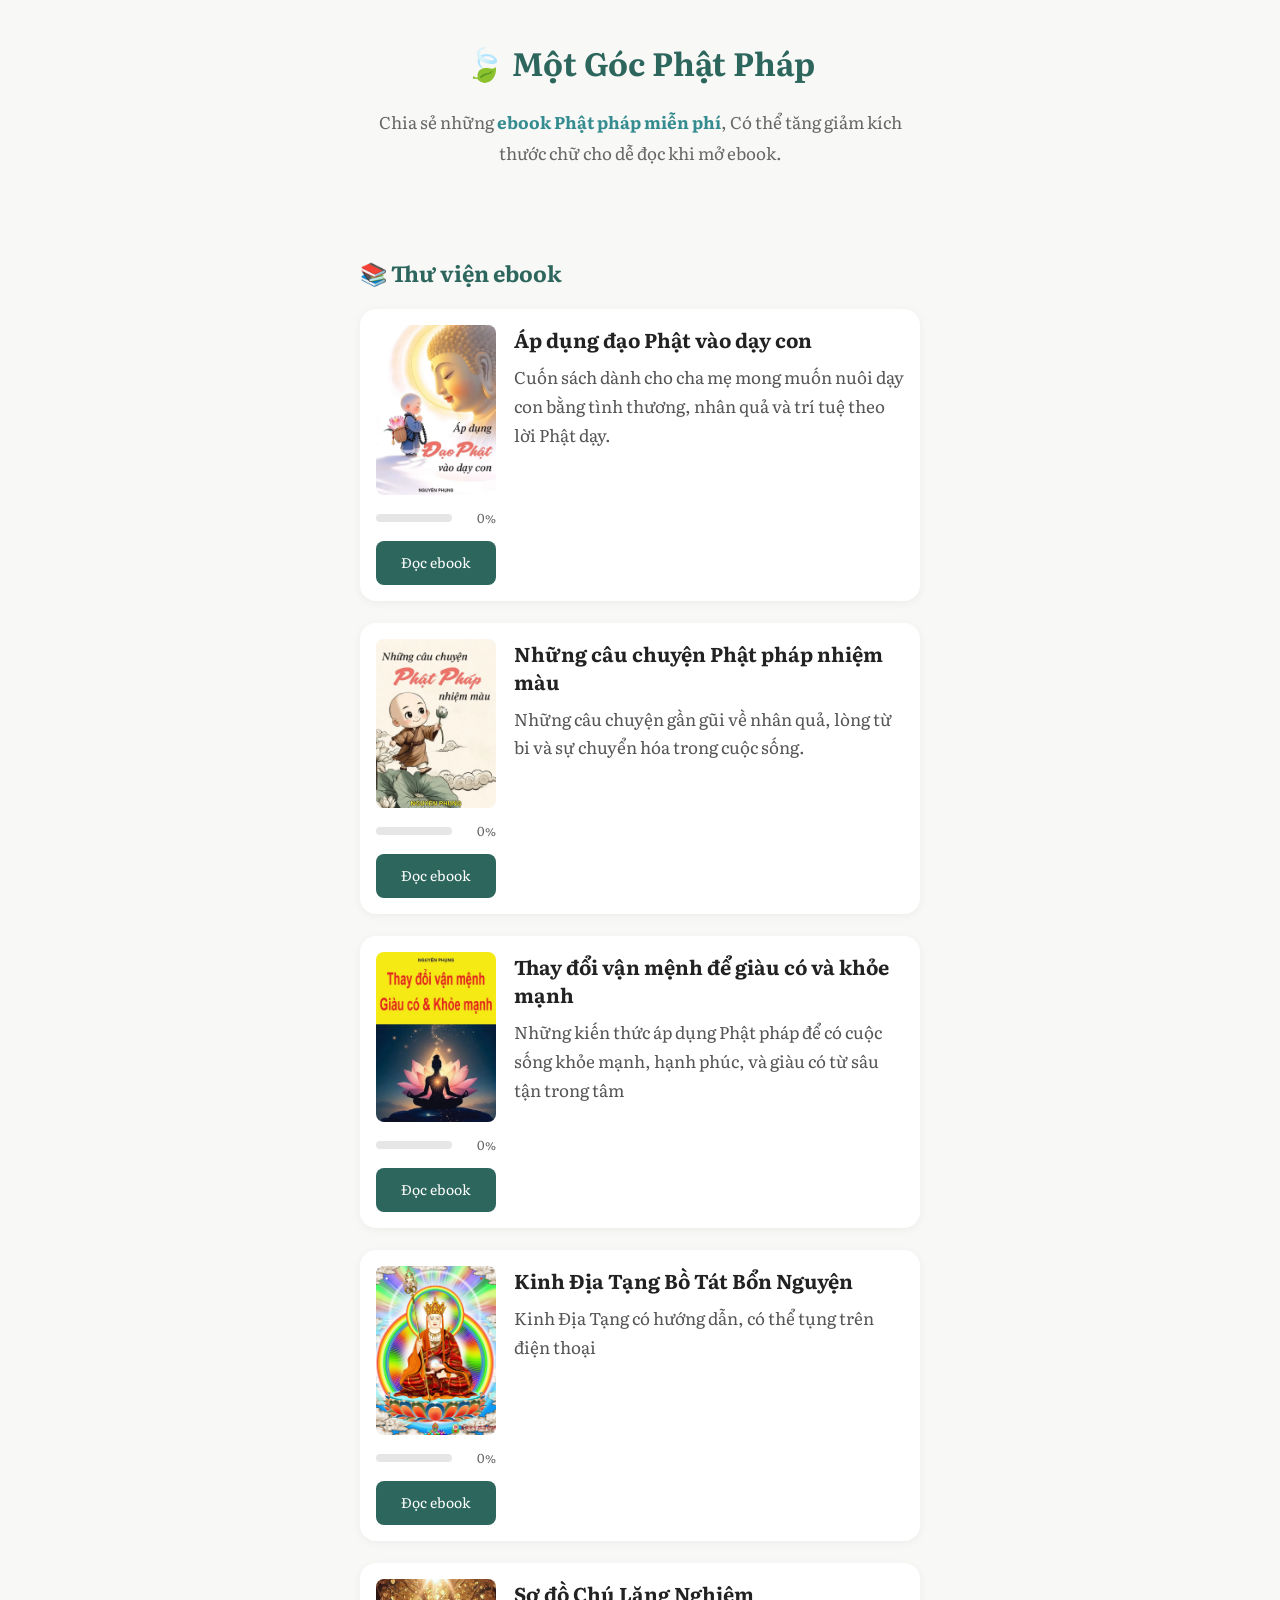
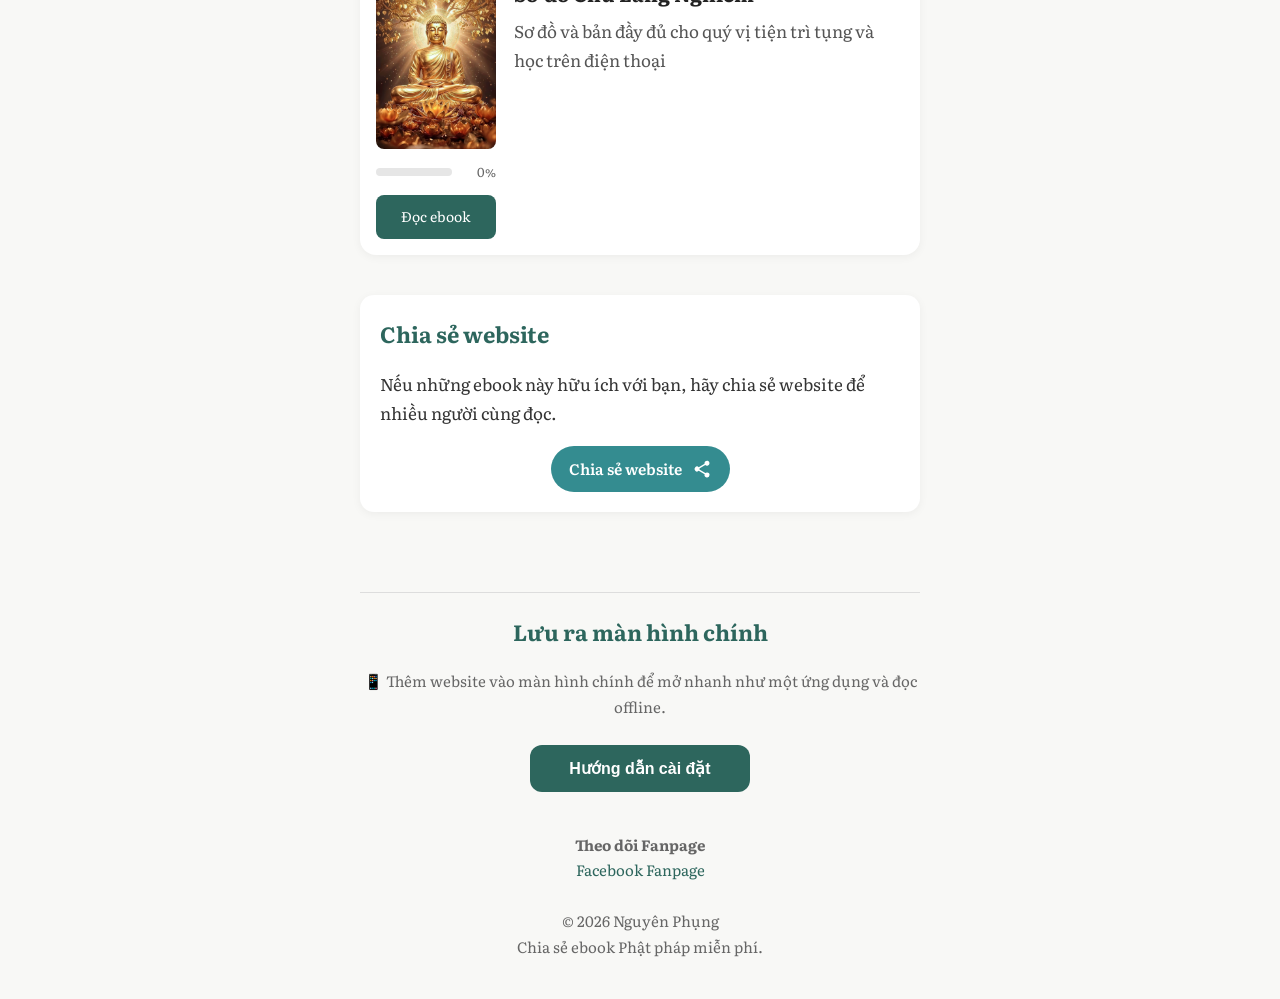
<file: index.html>
<!DOCTYPE html>
<html lang="vi">

<head>

    <meta charset="UTF-8">

    <meta name="viewport" content="width=device-width, initial-scale=1.0">

    <title>Một Góc Phật Pháp</title>
<meta name="theme-color" content="#348C90">

<meta name="apple-mobile-web-app-capable" content="yes">
<meta name="apple-mobile-web-app-title" content="Phật Pháp">
<meta name="apple-mobile-web-app-status-bar-style" content="default">
	
	<link rel="icon" type="image/png" href="/favicon/favicon-96x96.png" sizes="96x96">
<link rel="icon" type="image/svg+xml" href="/favicon/favicon.svg">
<link rel="shortcut icon" href="/favicon/favicon.ico">
<link rel="apple-touch-icon" sizes="180x180" href="/favicon/apple-touch-icon.png">
<link rel="manifest" href="/manifest.json">

    <link rel="stylesheet" href="css/style.css">
	
</head>

<body>

<header>

    <h1>🍃 Một Góc Phật Pháp</h1>

<div class="intro">
    <p>
        Chia sẻ những <strong>ebook Phật pháp miễn phí</strong>,
        Có thể tăng giảm kích thước chữ cho dễ đọc khi mở ebook.
    </p>

</div>

</header>

<main>

    <section>

        <h2>📚 Thư viện ebook</h2>

        <!-- ===================================== -->
        <!-- Ebook 1 -->
        <!-- ===================================== -->

        <article class="book" data-book="day-con">

            <div class="book-left">

                <img
                    src="images/covers/ap-dung-dao-phat-vao-day-con.webp"
                    alt="Áp dụng đạo Phật vào dạy con">

                <div class="progress-wrap">

                    <div class="progress">

                        <div class="progress-bar"></div>

                    </div>

                    <span class="progress-percent">0%</span>

                </div>

                <a href="books/day-con">
                    Đọc ebook
                </a>

            </div>

            <div class="book-right">

                <h3>Áp dụng đạo Phật vào dạy con</h3>

                <p>
                    Cuốn sách dành cho cha mẹ mong muốn nuôi dạy con
                    bằng tình thương, nhân quả và trí tuệ theo lời
                    Phật dạy.
                </p>

            </div>

        </article>

        <!-- ===================================== -->
        <!-- Ebook 2 -->
        <!-- ===================================== -->

        <article class="book" data-book="cau-chuyen">

            <div class="book-left">

                <img
                    src="images/covers/nhung-cau-chuyen-phat-phap-nhiem-mau.webp"
                    alt="Những câu chuyện Phật pháp nhiệm màu">

                <div class="progress-wrap">

                    <div class="progress">

                        <div class="progress-bar"></div>

                    </div>

                    <span class="progress-percent">0%</span>

                </div>

                <a href="books/cau-chuyen">
                    Đọc ebook
                </a>

            </div>

            <div class="book-right">

                <h3>Những câu chuyện Phật pháp nhiệm màu</h3>

                <p>
                    Những câu chuyện gần gũi về nhân quả,
                    lòng từ bi và sự chuyển hóa trong cuộc sống.
                </p>

            </div>

        </article>

        <!-- ===================================== -->
        <!-- Ebook 3 -->
        <!-- ===================================== -->

        <article class="book" data-book="giau-co-khoe-manh">

            <div class="book-left">

                <img
                    src="images/covers/thay-doi-de-giau-co-va-khoe-manh.webp"
                    alt="Thay đổi vận mệnh để giàu có và khỏe mạnh">

                <div class="progress-wrap">

                    <div class="progress">

                        <div class="progress-bar"></div>

                    </div>

                    <span class="progress-percent">0%</span>

                </div>

                <a href="books/giau-co-khoe-manh">
                    Đọc ebook
                </a>

            </div>

            <div class="book-right">

                <h3>Thay đổi vận mệnh để giàu có và khỏe mạnh</h3>

                <p>
                 Những kiến thức áp dụng Phật pháp để có cuộc sống khỏe mạnh, hạnh phúc, và giàu có từ sâu tận trong tâm
                </p>

            </div>

        </article>
		
        <!-- ===================================== -->
        <!-- Ebook 3 -->
        <!-- ===================================== -->

        <article class="book" data-book="kinh-dia-tang">

            <div class="book-left">

                <img
                    src="images/covers/kinh-dia-tang.jpg"
                    alt="Kinh Địa Tạng">

                <div class="progress-wrap">

                    <div class="progress">

                        <div class="progress-bar"></div>

                    </div>

                    <span class="progress-percent">0%</span>

                </div>

                <a href="books/kinh-dia-tang">
                    Đọc ebook
                </a>

            </div>

            <div class="book-right">

                <h3>Kinh Địa Tạng Bồ Tát Bổn Nguyện</h3>

                <p>
                    Kinh Địa Tạng có hướng dẫn, có thể tụng trên điện thoại
                </p>

            </div>

        </article>
		
		        <!-- ===================================== -->
        <!-- Ebook 4 -->
        <!-- ===================================== -->

        <article class="book" data-book="chu-lang-nghiem">

            <div class="book-left">

                <img
                    src="images/covers/chu-lang-nghiem.jpg"
                    alt="Chú Lăng Nghiêm">

                <div class="progress-wrap">

                    <div class="progress">

                        <div class="progress-bar"></div>

                    </div>

                    <span class="progress-percent">0%</span>

                </div>

                <a href="books/chu-lang-nghiem">
                    Đọc ebook
                </a>

            </div>

            <div class="book-right">

                <h3>Sơ đồ Chú Lăng Nghiêm</h3>

                <p>
                    Sơ đồ và bản đầy đủ cho quý vị tiện trì tụng và học trên điện thoại
                </p>

            </div>

        </article>
		

    </section>
	

<section class="share-section info-section">

    <h2>Chia sẻ website</h2>
    <p>
        Nếu những ebook này hữu ích với bạn,
        hãy chia sẻ website để nhiều người cùng đọc.
    </p>

    <div class="share-button-wrapper">

        <button id="shareBtn" class="btn-share">
            <span>Chia sẻ website</span>

            <svg class="share-icon" viewBox="0 0 24 24" aria-hidden="true">
                <path fill="currentColor"
                    d="M18 16.1c-.76 0-1.44.3-1.96.77L8.91 12.7a2.9 2.9 0 0 0 0-1.39l7-4.11A2.99 2.99 0 1 0 15 5a3 3 0 0 0 .08.67l-7 4.11a3 3 0 1 0 0 4.44l7.05 4.14A3 3 0 1 0 18 16.1Z"/>
            </svg>
        </button>

    </div>
	

</section>

</main>

<footer>


    <hr>
	<section class="install-app" id="installSection">

    <h2>Lưu ra màn hình chính</h2>

    <p>
        📱 Thêm website vào màn hình chính để mở nhanh như một ứng dụng và đọc offline.
    </p><br>

    <button id="guideButton" class="install-button">
    Hướng dẫn cài đặt
</button>

</section>

    <p><strong>Theo dõi Fanpage</strong></p>

    <p>
        <a href="#">
            Facebook Fanpage
        </a>
    </p>

    <br>

    <p>
        © 2026 Nguyên Phụng
    </p>

    <p>
        Chia sẻ ebook Phật pháp miễn phí.
    </p>
</footer>
<!-- =====================================
     POPUP HƯỚNG DẪN
===================================== -->

<div id="guideOverlay" class="popup-overlay">

    <div class="popup">

        <button
            id="closeGuide"
            class="popup-close"
            aria-label="Đóng">

            ✕

        </button>

        <h2 id="guideTitle"></h2>

        <div id="guideContent"></div>

    </div>

</div>

<script src="js/library.js"></script>

</body>

</html>
</file>
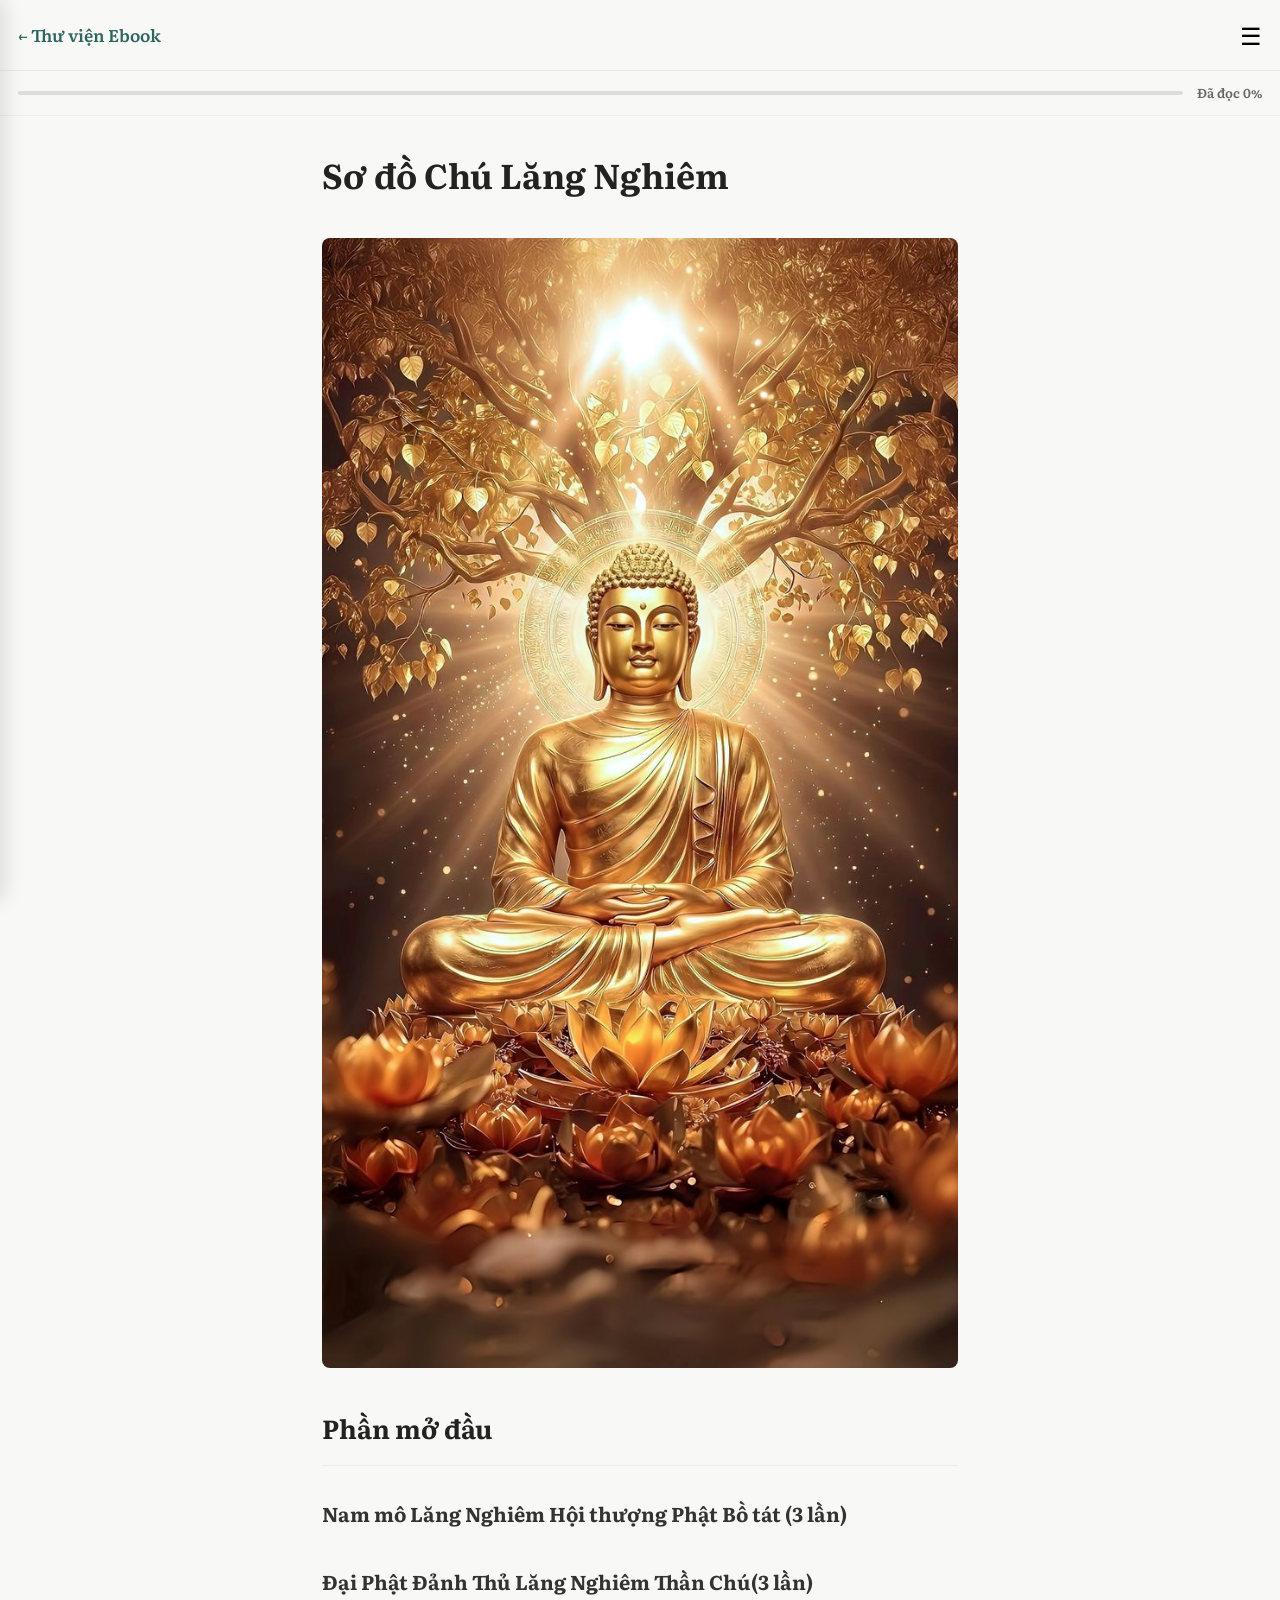
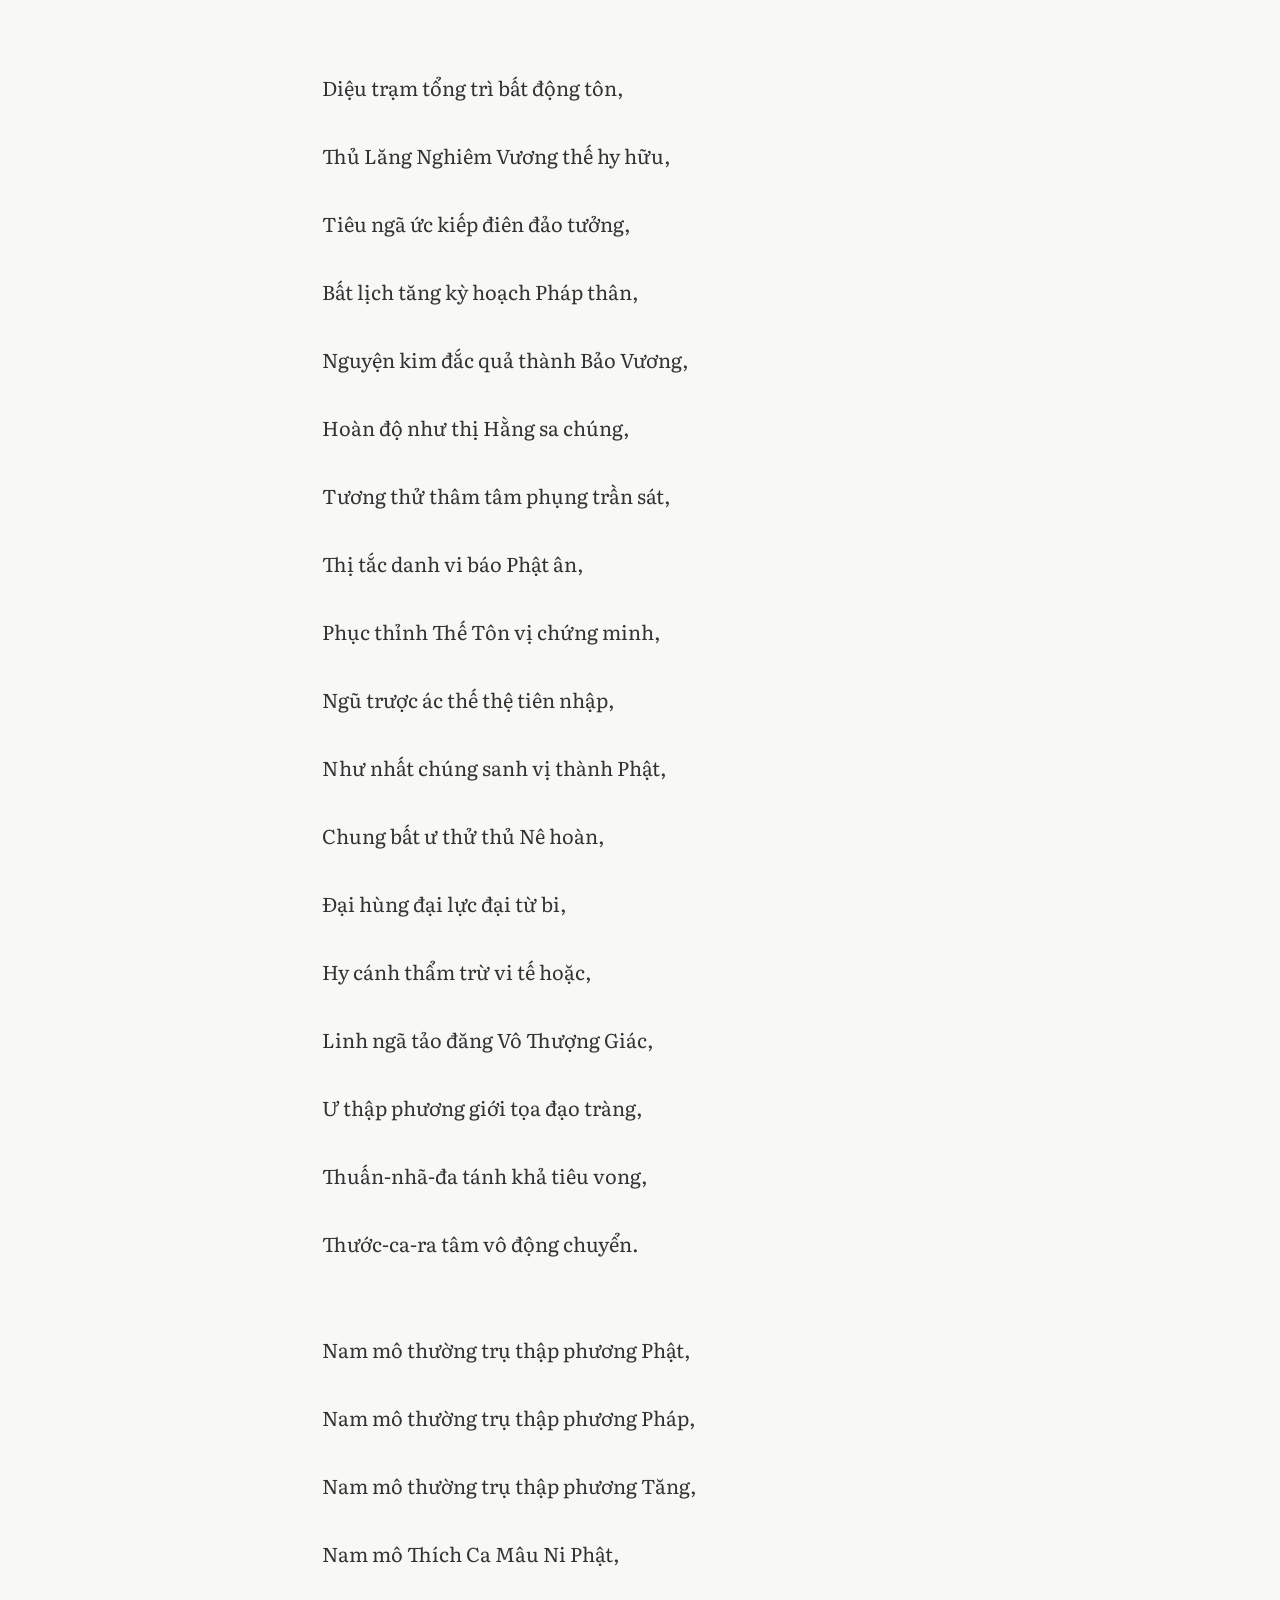
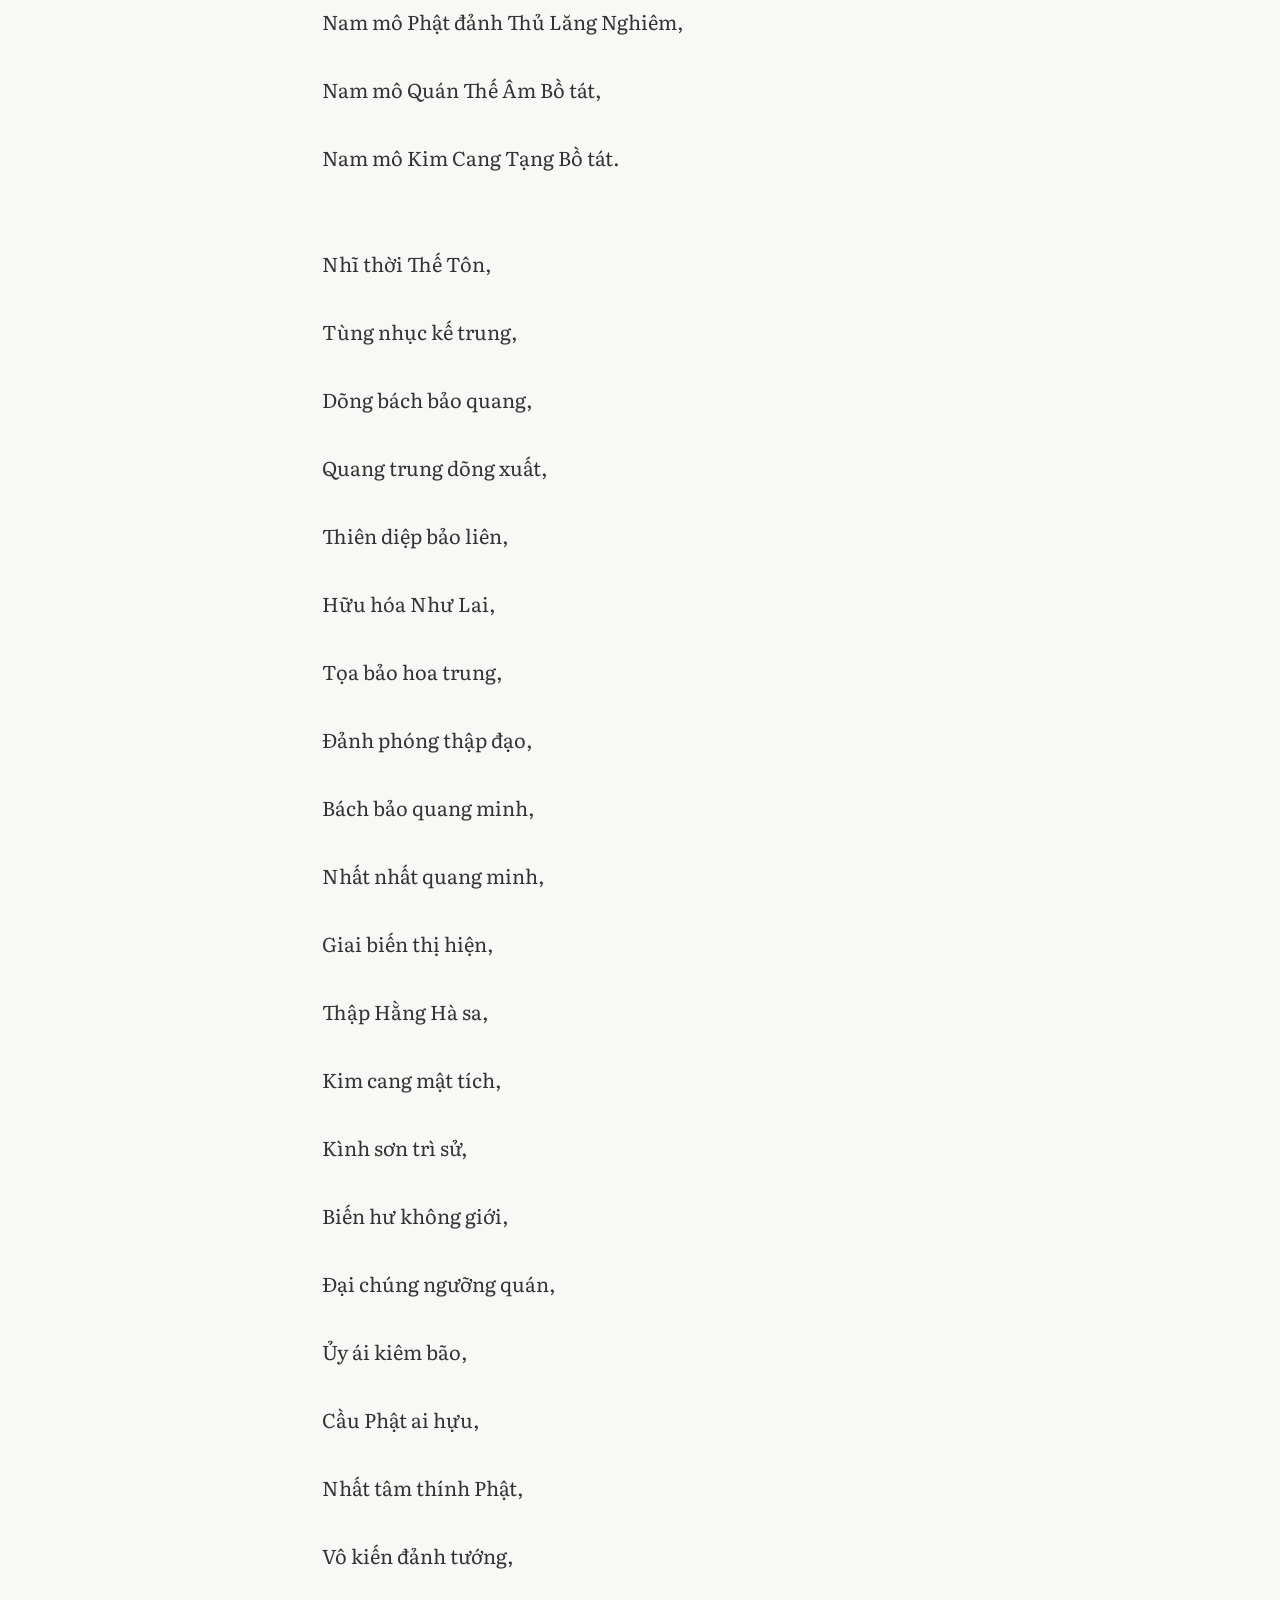
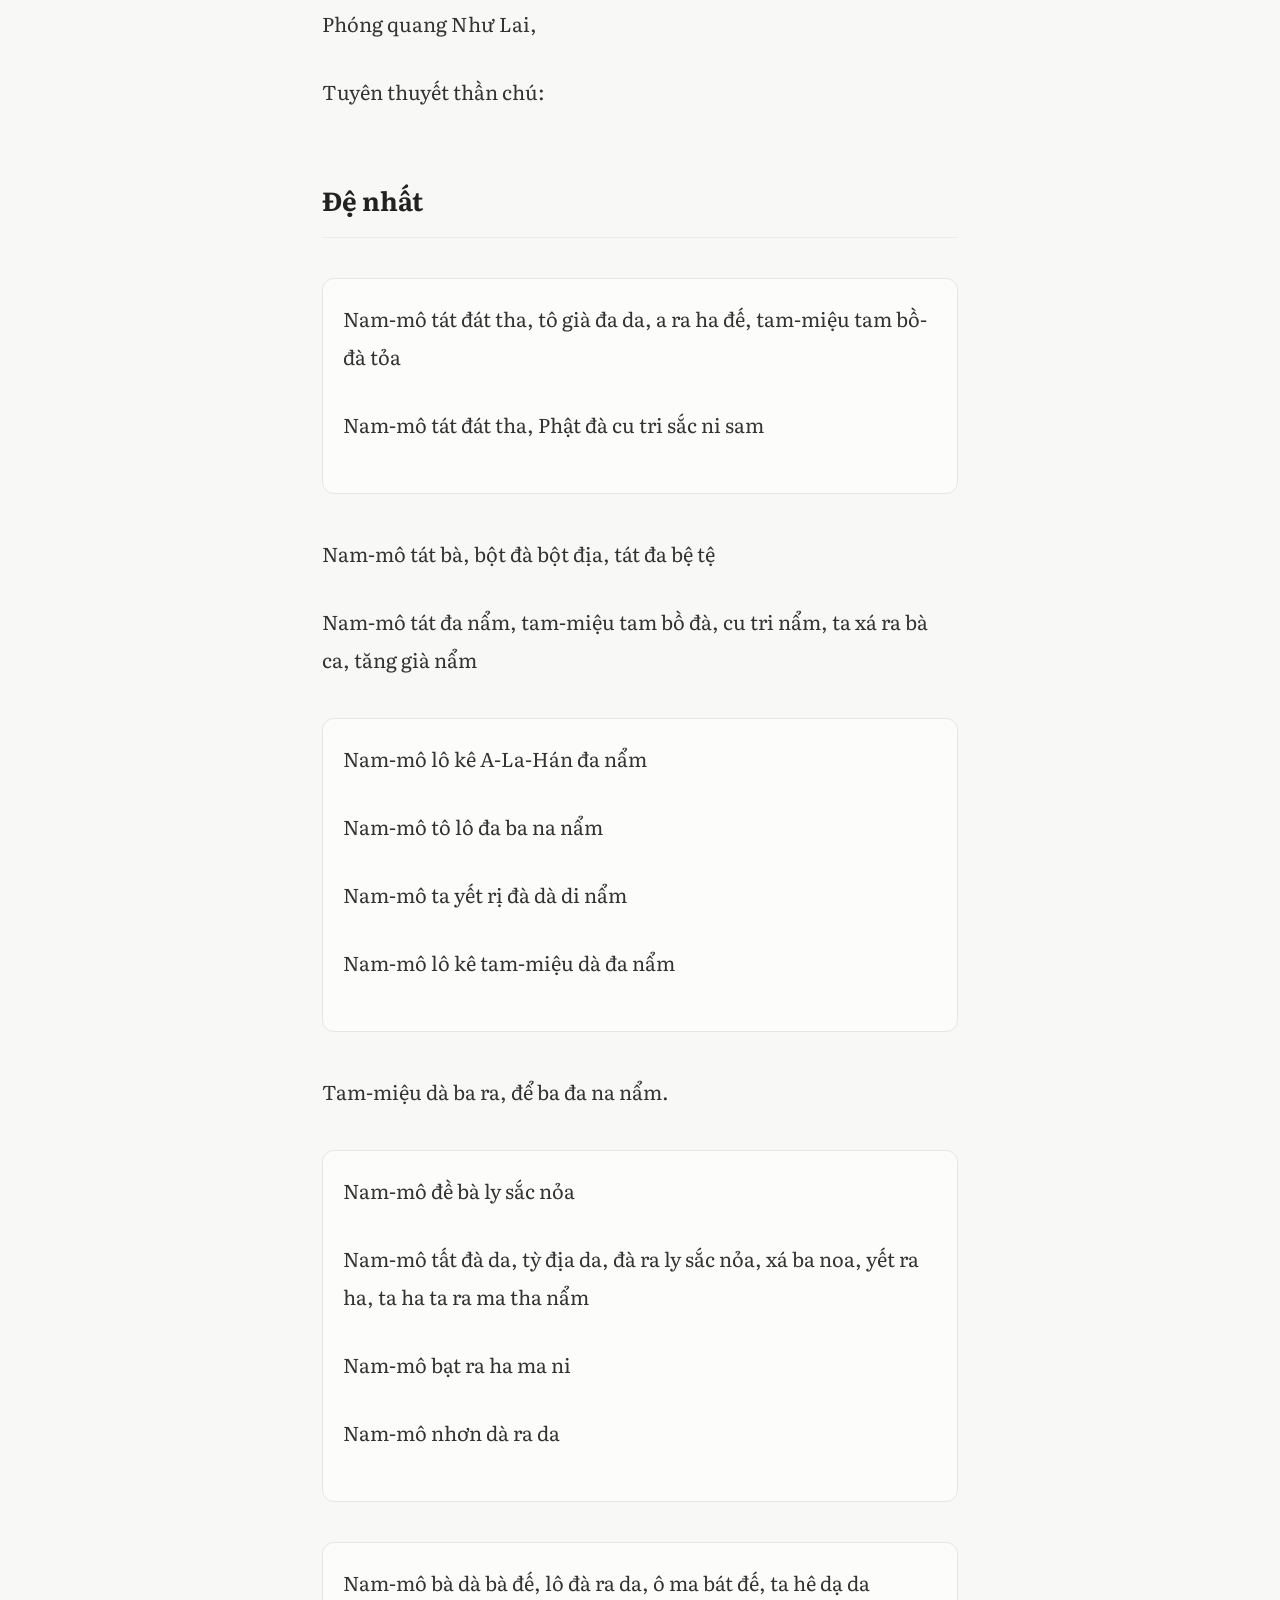
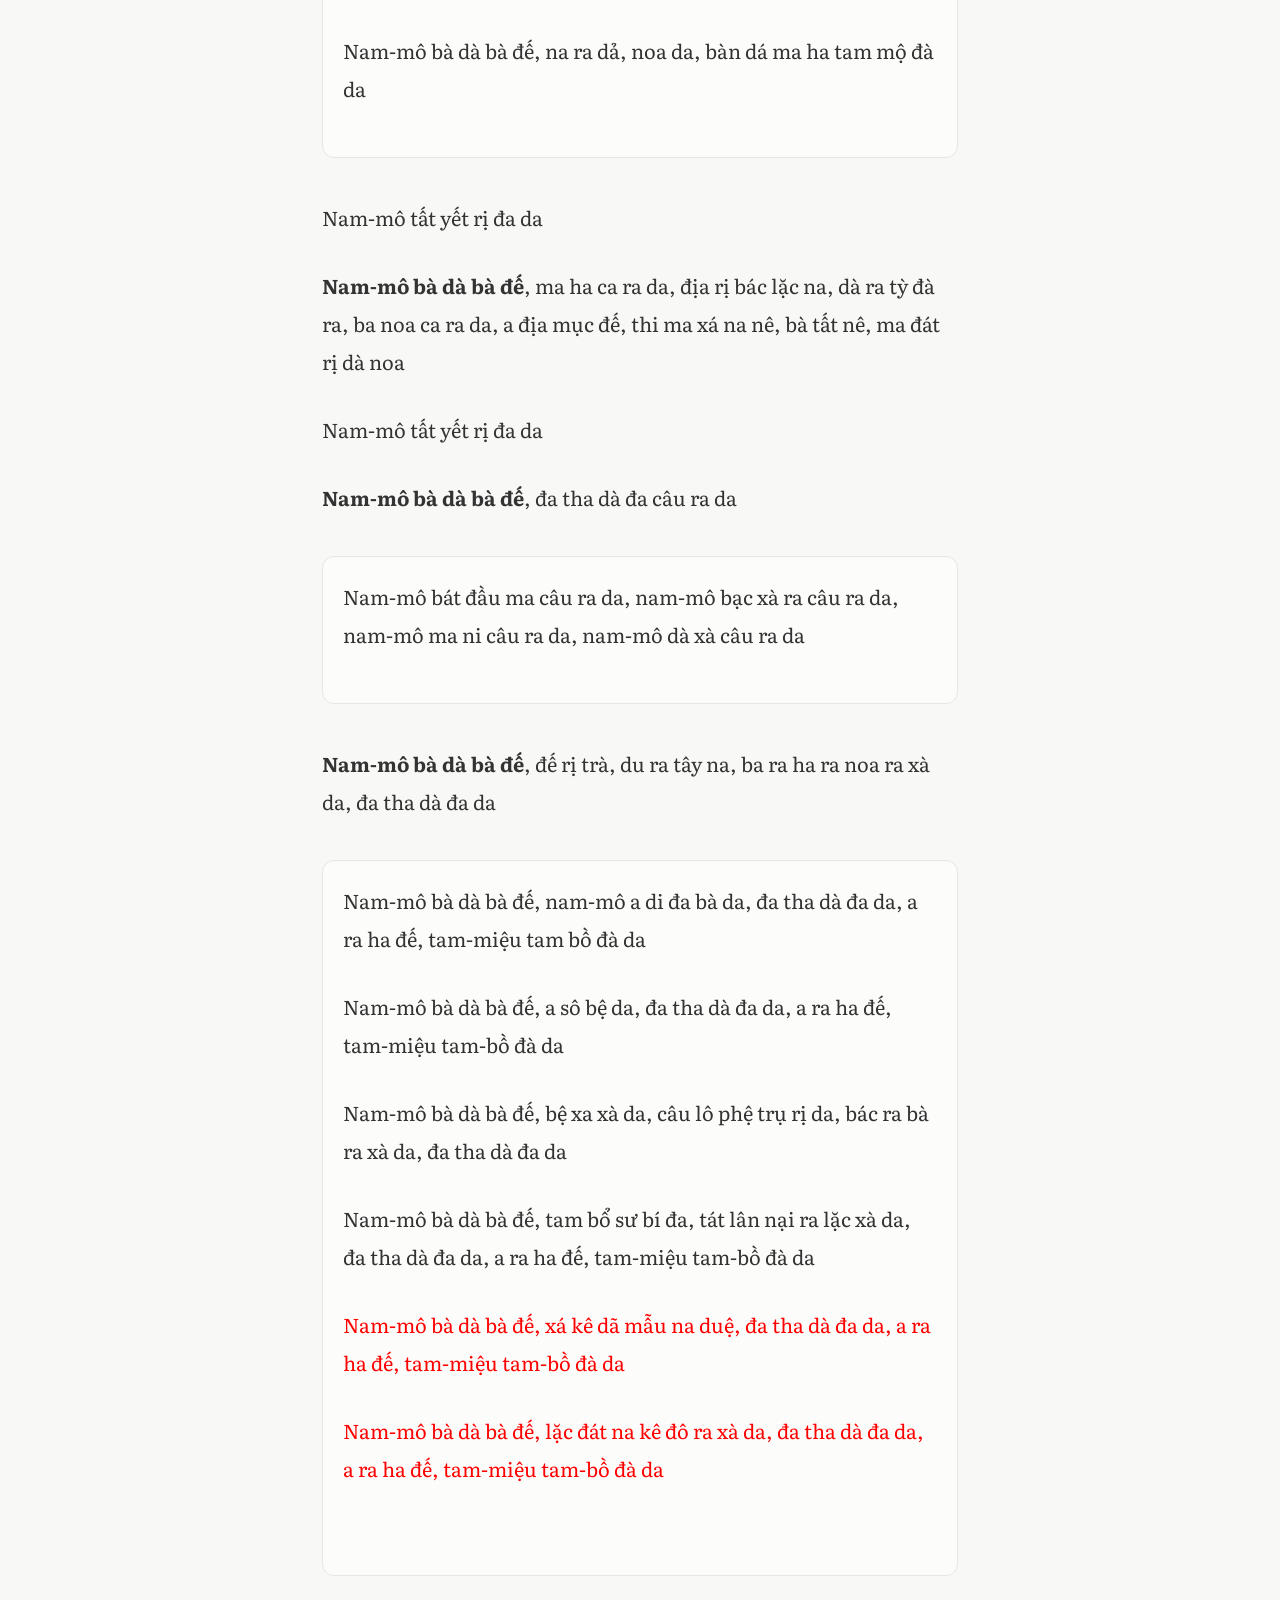
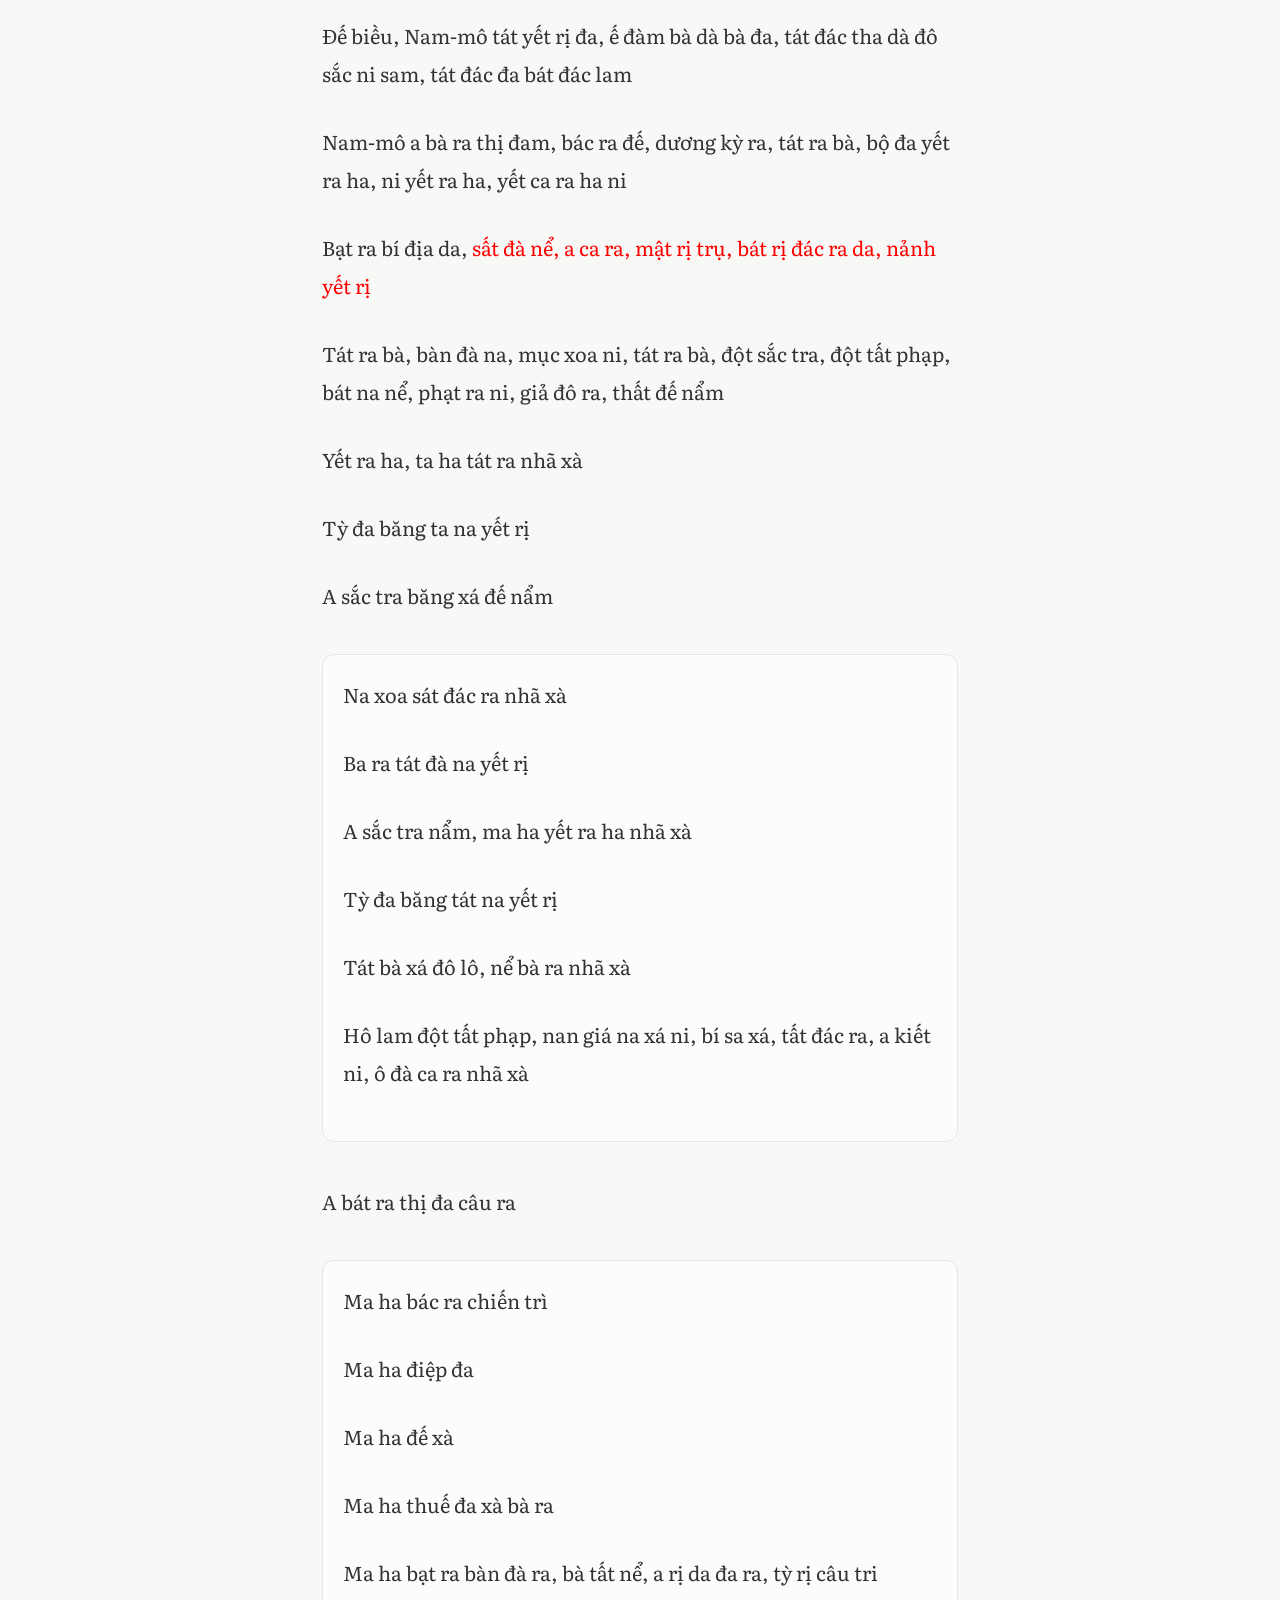
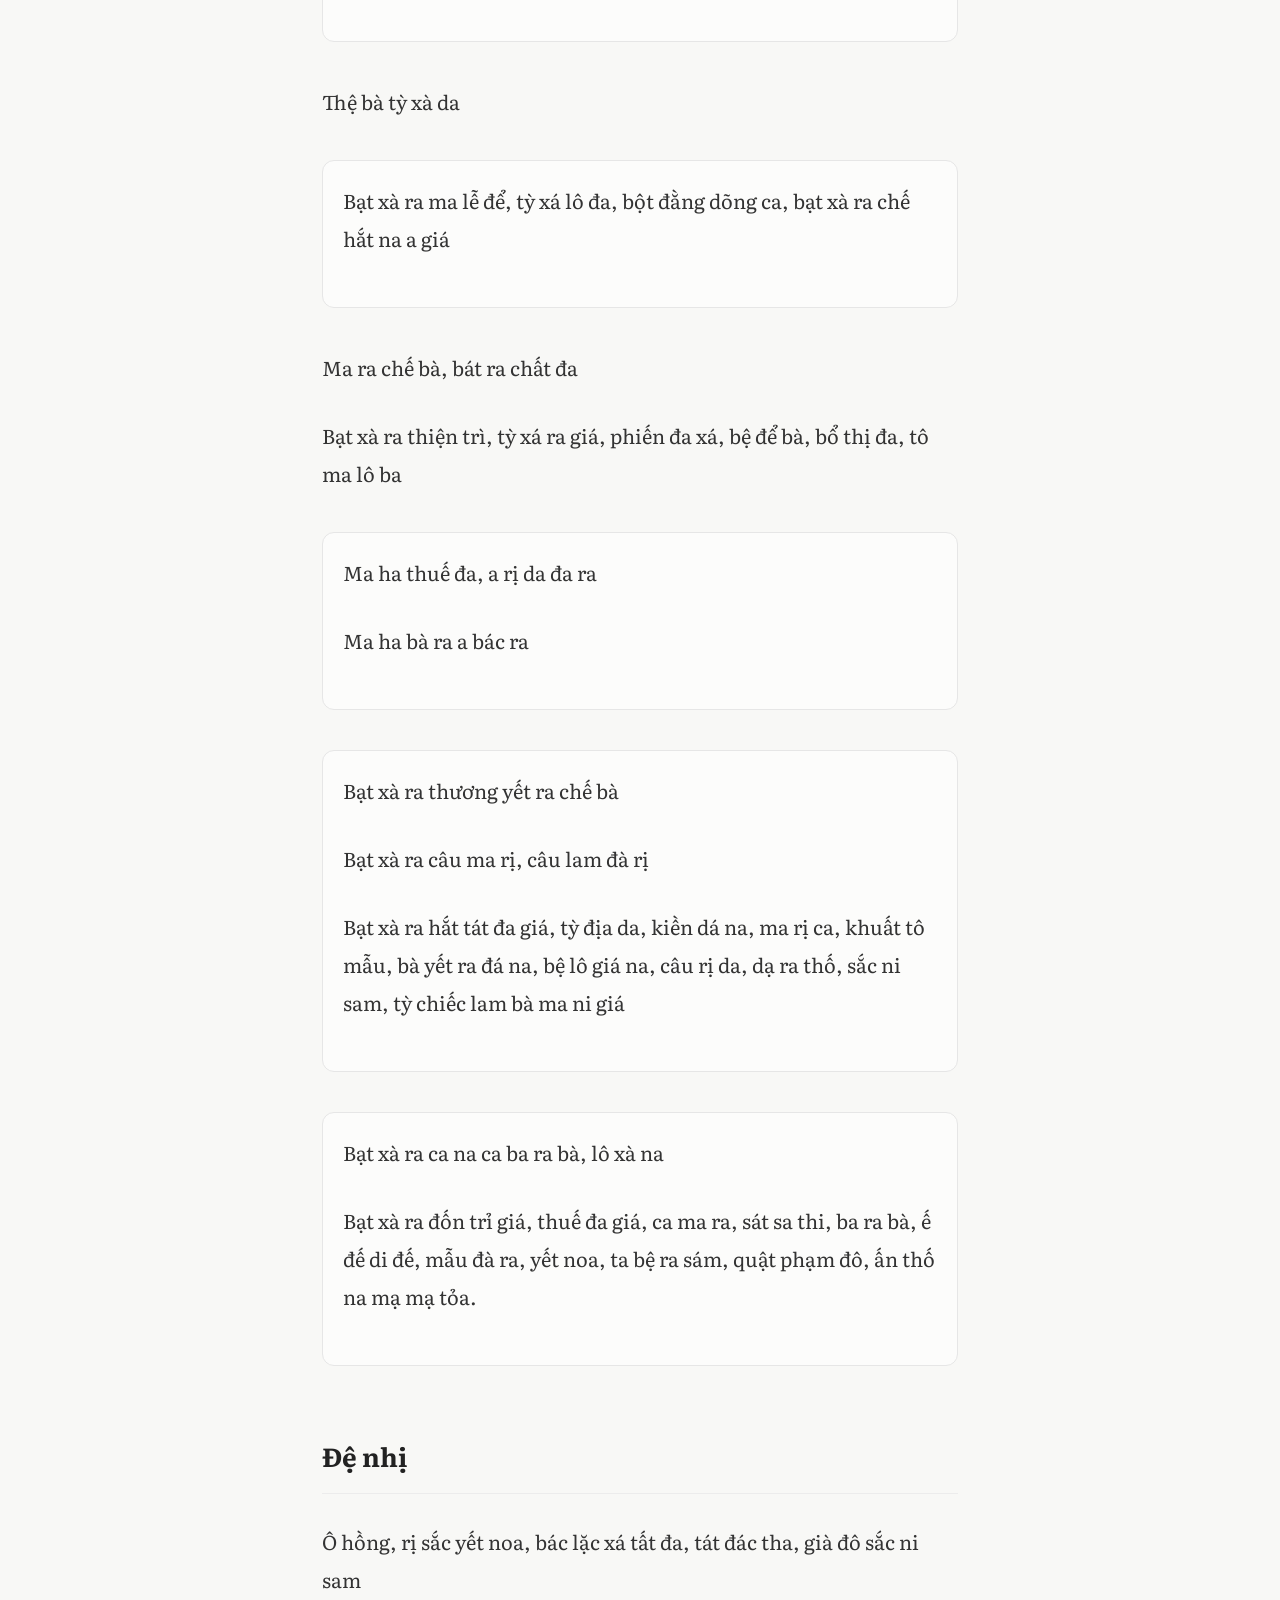
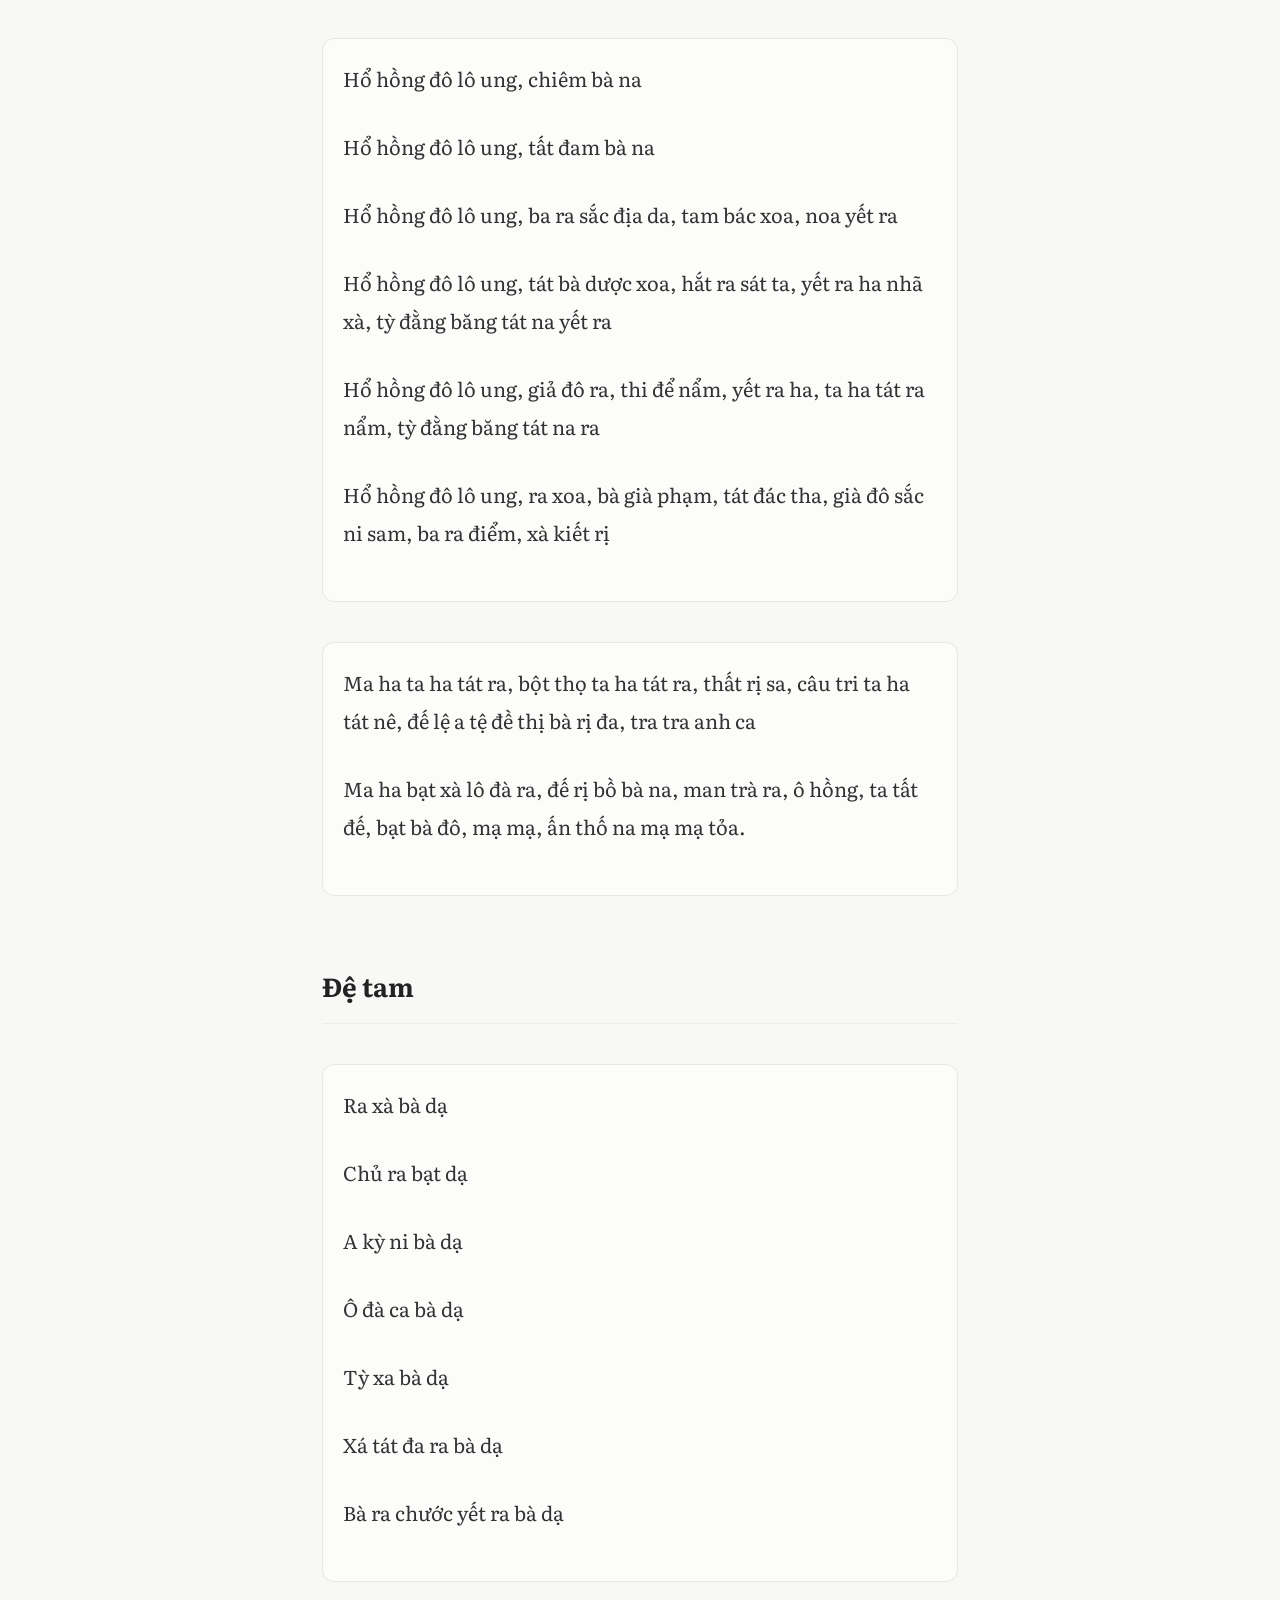
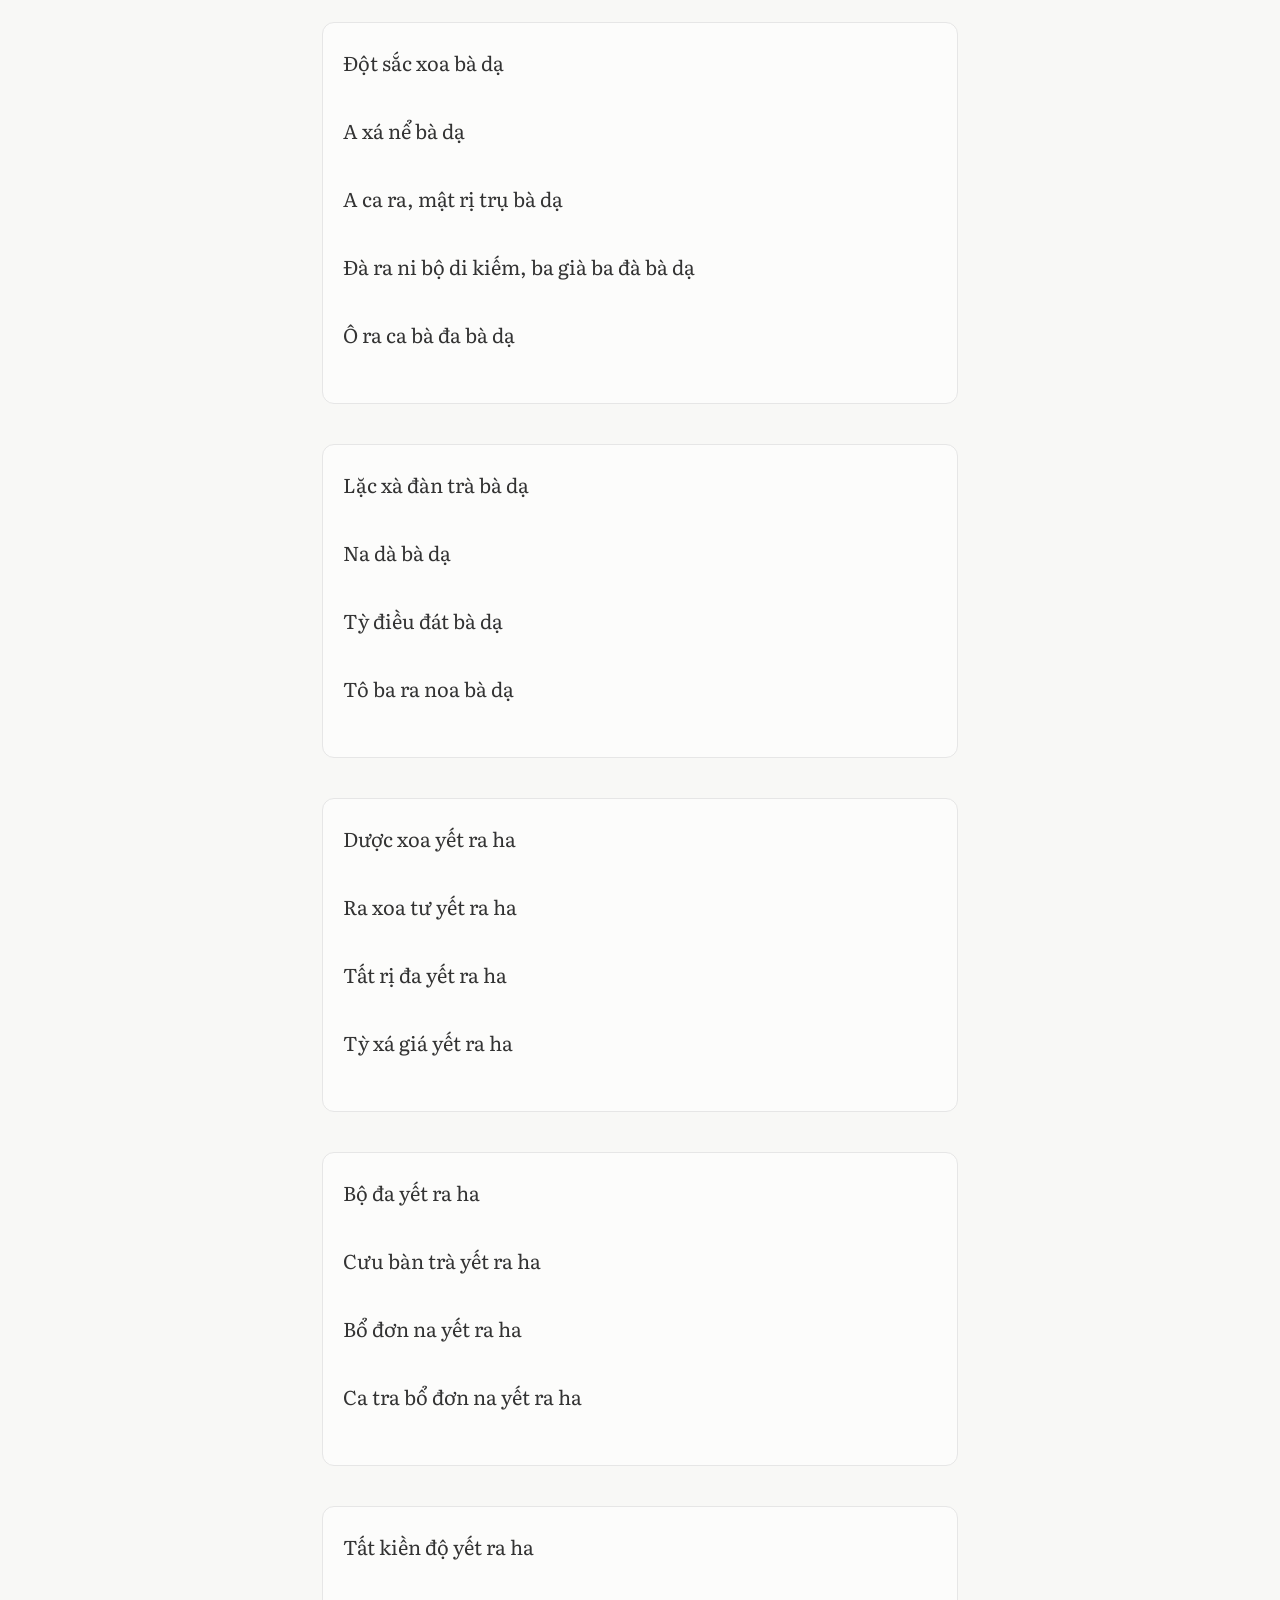
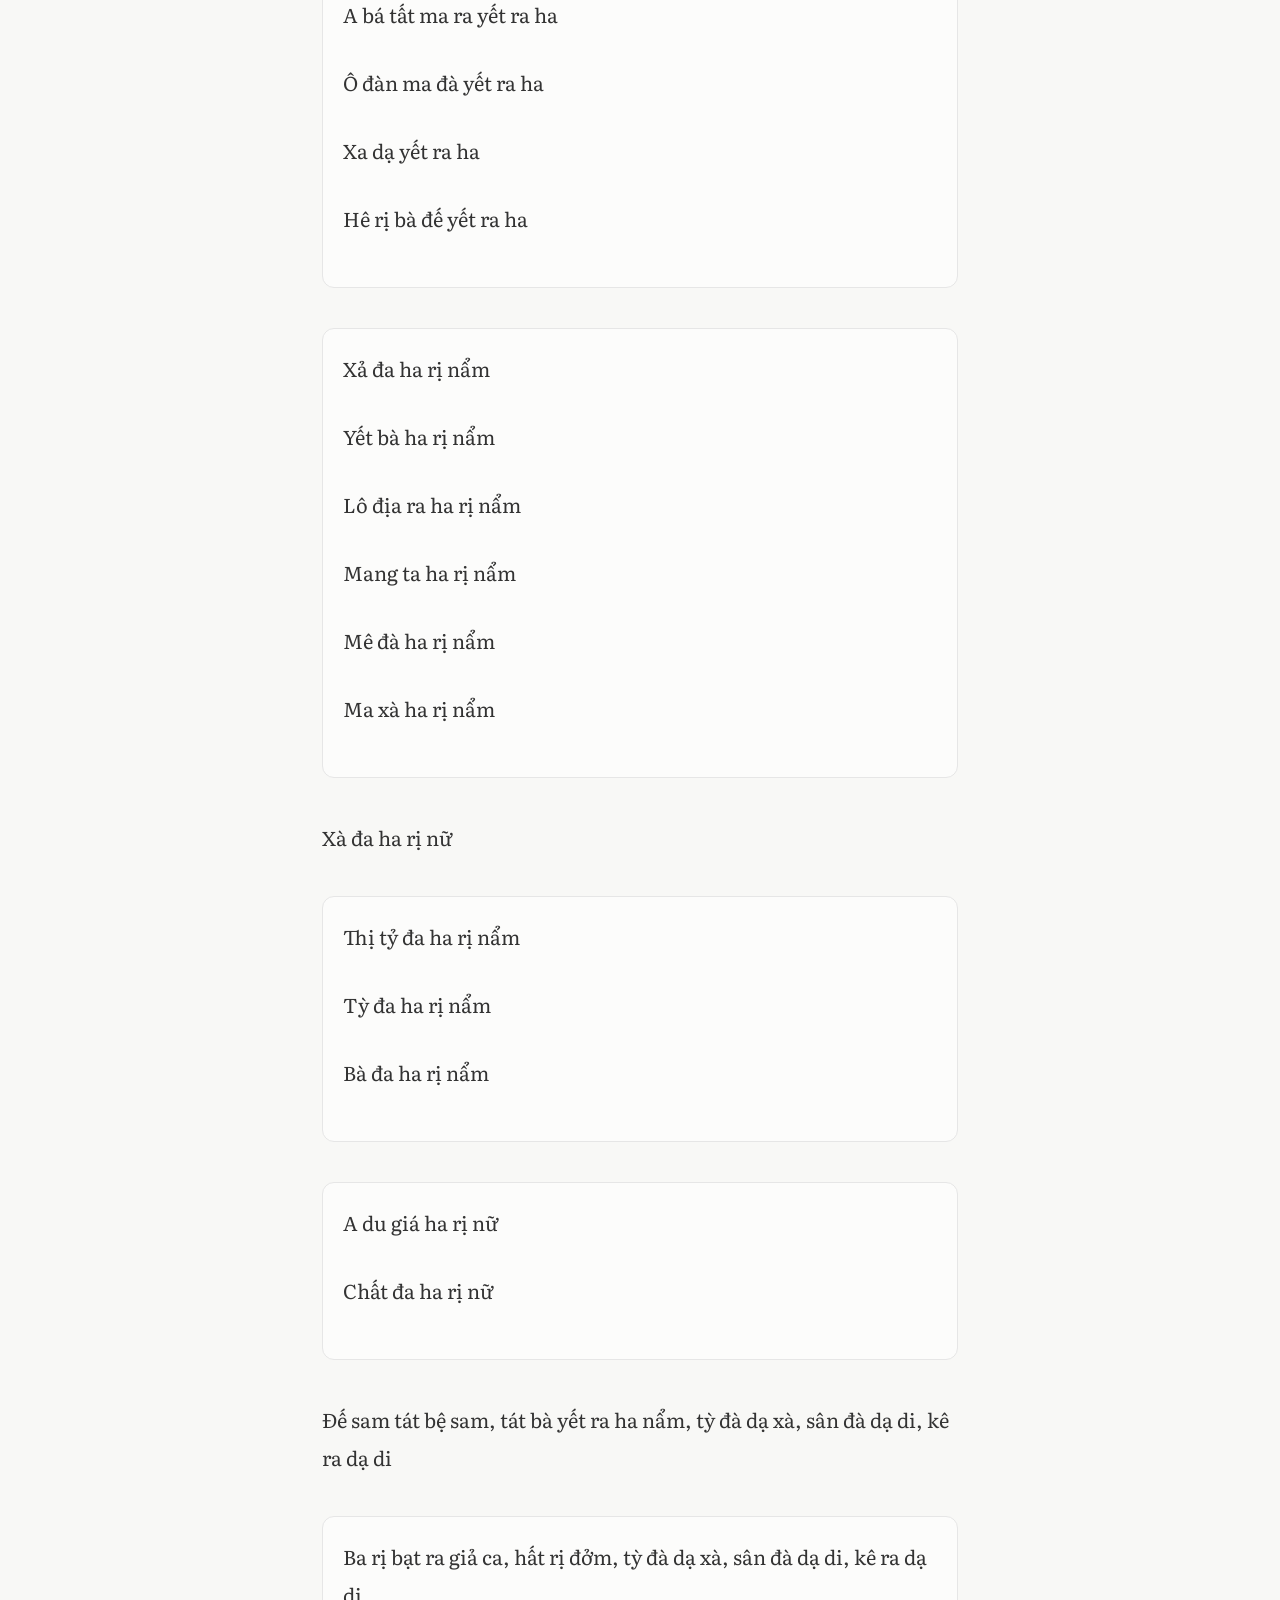
<file: books/chu-lang-nghiem.html>
<!DOCTYPE html>
<html lang="vi">

<head>

    <meta charset="UTF-8">

    <meta name="viewport" content="width=device-width, initial-scale=1.0">

    <title>Sơ đồ Chú Lăng Nghiêm</title>
<meta name="theme-color" content="#348C90">

<meta name="apple-mobile-web-app-capable" content="yes">
<meta name="apple-mobile-web-app-title" content="Phật Pháp">
<meta name="apple-mobile-web-app-status-bar-style" content="default">
	
	<link rel="icon" type="image/png" href="/favicon/favicon-96x96.png" sizes="96x96">
<link rel="icon" type="image/svg+xml" href="/favicon/favicon.svg">
<link rel="shortcut icon" href="/favicon/favicon.ico">
<link rel="apple-touch-icon" sizes="180x180" href="/favicon/apple-touch-icon.png">
<link rel="manifest" href="/manifest.json">

    <link rel="stylesheet" href="../css/reader.css">

 
</head>

<body data-book="chu-lang-nghiem">

<!-- ==================================================
     OVERLAY
================================================== -->

<div id="overlay" class="overlay"></div>

<!-- ==================================================
     DRAWER MENU
================================================== -->

<aside id="drawer" class="drawer">

    <div class="drawer-header">

        <h2>📚 Mục lục</h2>


    </div>

    <nav id="tocList">

        <!-- JS tự sinh mục lục -->

    </nav>

    <hr>

    <h3>Cỡ chữ</h3>

    <button id="fontDown">A− Thu nhỏ</button>

    <button id="fontUp">A+ Phóng to</button>

    <hr>

    <a href="/">
        ← Quay về thư viện
    </a>

</aside>

<!-- ==================================================
     TOP BAR
================================================== -->

<header class="topbar">

    <a href="/">← Thư viện Ebook</a>

    <button id="menuButton">☰</button>

</header>

<!-- ==================================================
     FLOATING PROGRESS
================================================== -->

<div id="floatingProgress" class="floating-progress">

    <div class="progress-track">

        <div id="progressBar" class="progress-bar"></div>

    </div>

    <div class="progress-text">

        Đã đọc <span id="readingPercent">0%</span>

    </div>

</div>

<!-- ==================================================
     KHUNG ĐỌC
================================================== -->

<main class="reader">

    <h1>Sơ đồ Chú Lăng Nghiêm</h1>
	
	<figure class="book-cover">

    <img
        src="../images/covers/chu-lang-nghiem.jpg"
        alt="Chú Lăng Nghiêm">

</figure>

    <!-- ==================================================
         NỘI DUNG
    ================================================== -->

    <article id="articleContent">
	<button id="studyModeButton" class="study-mode-button">
    Sơ đồ học thuộc
</button>
	<section id="mo-dau">
  <h2>Phần mở đầu</h2>
<p><strong>Nam mô Lăng Nghiêm Hội thượng Phật Bồ tát (3 lần)</strong></p>

<p><strong>Đại Phật Đảnh Thủ Lăng Nghiêm Thần Chú(3 lần)</strong></p> <br>

<p>Diệu trạm tổng trì bất động tôn,</p>

<p>Thủ Lăng Nghiêm Vương thế hy hữu,</p>

<p>Tiêu ngã ức kiếp điên đảo tưởng,</p>

<p>Bất lịch tăng kỳ hoạch Pháp thân,</p>

<p>Nguyện kim đắc quả thành Bảo Vương,</p>

<p>Hoàn độ như thị Hằng sa chúng,</p>

<p>Tương thử thâm tâm phụng trần sát,</p>

<p>Thị tắc danh vi báo Phật ân,</p>

<p>Phục thỉnh Thế Tôn vị chứng minh,</p>

<p>Ngũ trược ác thế thệ tiên nhập,</p>

<p>Như nhất chúng sanh vị thành Phật,</p>

<p>Chung bất ư thử thủ Nê hoàn,</p>

<p>Ðại hùng đại lực đại từ bi,</p>

<p>Hy cánh thẩm trừ vi tế hoặc,</p>

<p>Linh ngã tảo đăng Vô Thượng Giác,</p>

<p>Ư thập phương giới tọa đạo tràng,</p>

<p>Thuấn-nhã-đa tánh khả tiêu vong,</p>

<p>Thước-ca-ra tâm vô động chuyển.</p><br>

<p>Nam mô thường trụ thập phương Phật,</p>

<p>Nam mô thường trụ thập phương Pháp,</p>

<p>Nam mô thường trụ thập phương Tăng,</p>

<p>Nam mô Thích Ca Mâu Ni Phật,</p>

<p>Nam mô Phật đảnh Thủ Lăng Nghiêm,</p>

<p>Nam mô Quán Thế Âm Bồ tát,</p>

<p>Nam mô Kim Cang Tạng Bồ tát.</p><br>

<p>Nhĩ thời Thế Tôn,</p>

<p>Tùng nhục kế trung,</p>

<p>Dõng bách bảo quang,</p>

<p>Quang trung dõng xuất,</p>
<p>Thiên diệp bảo liên,</p>

<p>Hữu hóa Như Lai,</p>

<p>Tọa bảo hoa trung,</p>

<p>Ðảnh phóng thập đạo, </p>
<p>Bách bảo quang minh,</p>

<p>Nhất nhất quang minh,</p>

<p>Giai biến thị hiện, </p>
<p>Thập Hằng Hà sa,</p>
<p> Kim cang mật tích,</p>

<p>Kình sơn trì sử,</p>

<p>Biến hư không giới,</p>

<p>Ðại chúng ngưỡng quán,</p>

<p>Ủy ái kiêm bão,</p>

<p>Cầu Phật ai hựu,</p>

<p>Nhất tâm thính Phật, </p>
<p>Vô kiến đảnh tướng,</p>

<p>Phóng quang Như Lai,</p>
<p>Tuyên thuyết thần chú:</p>
</section>
<section id="de-nhat">
  <h2>Đệ nhất</h2>
  <div class="study-block">
  <div class="study-text">
    <p>Nam-mô tát đát tha, tô già đa da, a ra ha đế, tam-miệu tam bồ-đà tỏa</p>
    <p>Nam-mô tát đát tha, Phật đà cu tri sắc ni sam</p>
  </div>
  <div class="study-table">
    <table>
      <tr>
        <td rowspan="2">Nam-mô tát đát tha</td>
        <td>tô già đa da, a ra ha đế, tam-miệu tam bồ-đà tỏa</td>
      </tr>
      <tr>
        <td>Phật đà cu tri sắc ni sam</td>
      </tr>
    </table>
  </div>
</div>

<p>Nam-mô tát bà, bột đà bột địa, tát đa bệ tệ</p>
<p>Nam-mô tát đa nẩm, tam-miệu tam bồ đà, cu tri nẩm, ta xá ra bà ca, tăng già nẩm</p>

<div class="study-block">
    <div class="study-text">
        <p>Nam-mô lô kê A-La-Hán đa nẩm</p> 
		<p>Nam-mô tô lô đa ba na nẩm</p> 
		<p>Nam-mô ta yết rị đà dà di nẩm</p>
		<p>Nam-mô lô kê tam-miệu dà đa nẩm</p>
    </div>

    <div class="study-table">
        <table>
            <tr>
                <td rowspan="4" >Nam-mô</td>
                <td>Lô kê A-La-Hán đa nẩm</td>
            </tr>
            <tr>
                <td>Tô lô đa ba na nẩm</td>
            </tr>
            <tr>
                <td>Ta yết rị đà dà di nẩm</td>
            </tr>
            <tr>
                <td>Lô kê tam-miệu dà đa nẩm</td>
            </tr>
        </table>
    </div>
</div>
<p>Tam-miệu dà ba ra, để ba đa na nẩm.</p>
<div class="study-block">
    <div class="study-text">
        <p>Nam-mô đề bà ly sắc nỏa </p>
		<p>Nam-mô tất đà da, tỳ địa da, đà ra ly sắc nỏa, xá ba noa, yết ra ha, ta ha ta ra ma tha nẩm </p> 
		<p>Nam-mô bạt ra ha ma ni</p> 
		<p>Nam-mô nhơn dà ra da</p>
    </div>
    <div class="study-table">
        <table>
            <tr>
                <td rowspan="4">Nam-mô</td>
                <td>Đề bà ly sắc nỏa</td>
            </tr>
            <tr>
                <td>Tất đà da, tỳ địa da, đà ra ly sắc nỏa, xá ba noa, yết ra ha, ta ha ta ra ma tha nẩm </td>
            </tr>
            <tr>
                <td>Bạt ra ha ma ni</td>
            </tr>
            <tr>
                <td>Nhơn dà ra da</td>
            </tr>
        </table>
    </div>
</div>
<div class="study-block">
    <div class="study-text">
        <p>Nam-mô bà dà bà đế, lô đà ra da, ô ma bát đế, ta hê dạ da</p> 
		<p>Nam-mô bà dà bà đế, na ra dả, noa da, bàn dá ma ha tam mộ đà da</p>
    </div>
    <div class="study-table">
        <table>
            <tr>
                <td rowspan="2">Nam-mô bà dà bà đế</td>
                <td>lô đà ra da, ô ma bát đế, ta hê dạ da</td>
            </tr>
            <tr>
                <td>na ra dả, noa da, bàn dá ma ha tam mộ đà da</td>
            </tr>
        </table>
    </div>
</div>
<p>Nam-mô tất yết rị đa da</p>
<p><strong>Nam-mô bà dà bà đế</strong>, ma ha ca ra da, địa rị bác lặc na, dà ra tỳ đà ra, ba noa ca ra da, a địa mục đế, thi ma xá na nê, bà tất nê, ma đát rị dà noa</p>
<p>Nam-mô tất yết rị đa da</p>
<p><strong>Nam-mô bà dà bà đế</strong>, đa tha dà đa câu ra da</p>
<div class="study-block">
    <div class="study-text">
        <p>Nam-mô bát đầu ma câu ra da, nam-mô bạc xà ra câu ra da, nam-mô ma ni câu ra da, nam-mô dà xà câu ra da</p>
    </div>
    <div class="study-table">
        <table>
            <tr>
                <td rowspan="4">Nam-mô</td>
                <td>bát đầu ma</td>
                <td rowspan="4">câu ra da</td>
            </tr>
            <tr>
                <td>bạc xà ra</td>
            </tr>
            <tr>
                <td>ma ni</td>
            </tr>
            <tr>
                <td>dà xà</td>
            </tr>
        </table>
    </div>
</div>
<p><strong>Nam-mô bà dà bà đế</strong>, đế rị trà, du ra tây na, ba ra ha ra noa ra xà da, đa tha dà đa da</p>
<div class="study-block">
    <div class="study-text">
        <p>Nam-mô bà dà bà đế, nam-mô a di đa bà da, đa tha dà đa da, a ra ha đế, tam-miệu tam bồ đà da</p>
        <p>Nam-mô bà dà bà đế, a sô bệ da, đa tha dà đa da, a ra ha đế, tam-miệu tam-bồ đà da</p>
        <p>Nam-mô bà dà bà đế, bệ xa xà da, câu lô phệ trụ rị da, bác ra bà ra xà da, đa tha dà đa da</p>
        <p>Nam-mô bà dà bà đế, tam bổ sư bí đa, tát lân nại ra lặc xà da, đa tha dà đa da, a ra ha đế, tam-miệu tam-bồ đà da</p>
        <p><span style="color: red;">Nam-mô bà dà bà đế, xá kê dã mẫu na duệ, đa tha dà đa da, a ra ha đế, tam-miệu tam-bồ đà da</span></p>
        <p><span style="color: red;">Nam-mô bà dà bà đế, lặc đát na kê đô ra xà da, đa tha dà đa da, a ra ha đế, tam-miệu tam-bồ đà da</span></p>
    </div>
    <div class="study-table">
        <table><colgroup>
        <col style="width:25%">
        <col style="width:50%">
        <col style="width:25%">
    </colgroup>
            <tr>
                <td rowspan="4"><span>Nam-mô bà dà bà đế</span></td>
                <td>nam-mô a di đa bà da</td>
                <td rowspan="4"><span>đa tha dà đa da, a ra ha đế, tam miệu tam bồ đà da</span></td>
            </tr>
            <tr>
                <td>a sô bệ da</td>
            </tr>
            <tr>
                <td>bệ xa xà da, câu lô phệ trụ rị da, bác ra bà ra xà da, đa tha dà đa da<em>(* không đọc bên phải)</em></td>
            </tr>
            <tr>
                <td>tam bổ sư bí đa, tát lân nại ra lặc xà da</td>
            </tr>
        </table>
    </div><br>
	    <div class="study-table">
        <table><colgroup>
        <col style="width:25%">
        <col style="width:50%">
        <col style="width:25%">
    </colgroup>
            <tr>
                <td rowspan="2"><span style="color: red;">Nam-mô bà dà bà đế</span></td>
                <td><span style="color: red;">xá kê dã mẫu na duệ</span></td>
                <td rowspan="2"><span style="color: red;">đa tha dà đa da, a ra ha đế, tam miệu tam bồ đà da</span></td>
            </tr>
            <tr>
                <td><span style="color: red;">lặc đát na kê đô ra xà da</span></td>
            </tr>
        </table>
    </div>
</div>
<p>Ðế biều, Nam-mô tát yết rị đa, ế đàm bà dà bà đa, tát đác tha dà đô sắc ni sam, tát đác đa bát đác lam</p>

<p>Nam-mô a bà ra thị đam, bác ra đế, dương kỳ ra, tát ra bà, bộ đa yết ra ha, ni yết ra ha, yết ca ra ha ni</p>

<p>Bạt ra bí địa da, <span style="color: red;">sất đà nể, a ca ra, mật rị trụ, bát rị đác ra da, nảnh yết rị</span></p>
<p>Tát ra bà, bàn đà na, mục xoa ni, tát ra bà, đột sắc tra, đột tất phạp, bát na nể, phạt ra ni, giả đô ra, thất đế nẩm</p>
<p>Yết ra ha, ta ha tát ra nhã xà</p>

<p>Tỳ đa băng ta na yết rị</p>

<p>A sắc tra băng xá đế nẩm</p>
<div class="study-block">
    <div class="study-text">
        <p>Na xoa sát đác ra nhã xà</p>
		<p>Ba ra tát đà na yết rị</p>
		<p>A sắc tra nẩm, ma ha yết ra ha nhã xà</p>
		<p>Tỳ đa băng tát na yết rị</p>
		<p>Tát bà xá đô lô, nể bà ra nhã xà</p>
		<p>Hô lam đột tất phạp, nan giá na xá ni, bí sa xá, tất đác ra, a kiết ni, ô đà ca ra nhã xà</p>
    </div>
    <div class="study-table">
        <table>
            <tr>
                <td>Na xoa sát đác ra</td>
                <td rowspan="6">nhã xà</td>
            </tr>
            <tr>
                <td>Ba ra tát đà na yết rị <em>(* không đọc bên phải)</em></td>
            </tr>
            <tr>
                <td>A sắc tra nẩm ma ha yết ra ha</td>
            </tr>
            <tr>
                <td>Tỳ đa băng tát na yết rị <em>(* không đọc bên phải)</em></td>
            </tr>
            <tr>
                <td>Tát bà xá đô lô nể bà ra</td>
            </tr>
            <tr>
                <td>Hô lam đột tất phạp, nan giá na xá ni, bí sa xá, tất đác ra, a kiết ni, ô đà ca ra</td>
            </tr>
        </table>
    </div>
</div>
<p>A bát ra thị đa câu ra</p>
<div class="study-block">
    <div class="study-text">
        <p>Ma ha bác ra chiến trì<p>
		<p>Ma ha điệp đa</p>
		<p>Ma ha đế xà</p>
		<p>Ma ha thuế đa xà bà ra</p>
		<p>Ma ha bạt ra bàn đà ra, bà tất nể, a rị da đa ra, tỳ rị câu tri</p>
    </div>
    <div class="study-table">
        <table>
            <tr>
                <td rowspan="5">Ma ha</td>
                <td>bác ra chiến trì</td>
            </tr>
            <tr>
                <td>điệp đa</td>
            </tr>
            <tr>
                <td>đế xà</td>
            </tr>
            <tr>
                <td>thuế đa xà bà ra</td>
            </tr>
            <tr>
                <td>bạt ra bàn đà ra, bà tất nể, a rị da đa ra, tỳ rị câu tri</td>
            </tr>
        </table>
    </div>
</div>
<p>Thệ bà tỳ xà da</p>
<div class="study-block">
    <div class="study-text">
        <p>Bạt xà ra ma lễ để, tỳ xá lô đa, bột đằng dõng ca, bạt xà ra chế hắt na a giá</p>
    </div>
    <div class="study-table">
        <table>
            <tr>
                <td rowspan="2">Bạt xà ra</td>
                <td>ma lễ để tỳ xá lô đa bột đằng dõng ca</td>
            </tr>
            <tr>
                <td>chế hắt na a giá</td>
            </tr>
        </table>
    </div>
</div>
<p>Ma ra chế bà, bát ra chất đa</p>

<p>Bạt xà ra thiện trì, tỳ xá ra giá, phiến đa xá, bệ để bà, bổ thị đa, tô ma lô ba</p>
<div class="study-block">
  <div class="study-text">
    <p>Ma ha thuế đa, a rị da đa ra</p>
    <p>Ma ha bà ra a bác ra</p>
  </div>
  <div class="study-table">
    <table>
      <tr>
        <td rowspan="2">Ma ha</td>
        <td>thuế đa, a rị da đa ra</td>
      </tr>
      <tr>
        <td>bà ra a bác ra</td>
      </tr>
    </table>
  </div>
</div>

<div class="study-block">
  <div class="study-text">
    <p>Bạt xà ra thương yết ra chế bà</p>
    <p>Bạt xà ra câu ma rị, câu lam đà rị</p>
    <p>Bạt xà ra hắt tát đa giá, tỳ địa da, kiền dá na, ma rị ca, khuất tô mẫu, bà yết ra đá na, bệ lô giá na, câu rị da, dạ ra thố, sắc ni sam, tỳ chiếc lam bà ma ni giá</p>
  </div>
  <div class="study-table">
    <table>
      <tr>
        <td rowspan="3">Bạt xà ra</td>
        <td>thương yết ra chế bà</td>
      </tr>
      <tr>
        <td>câu ma rị, câu lam đà rị</td>
      </tr>
      <tr>
        <td>hắt tát đa giá, tỳ địa da, kiền dá na, ma rị ca, khuất tô mẫu, bà yết ra đá na, bệ lô giá na, câu rị da, dạ ra thố, sắc ni sam, tỳ chiếc lam bà ma ni giá</td>
      </tr>
    </table>
  </div>
</div>
<div class="study-block">
  <div class="study-text">
    <p>Bạt xà ra ca na ca ba ra bà, lô xà na</p>
    <p>Bạt xà ra đốn trỉ giá, thuế đa giá, ca ma ra, sát sa thi, ba ra bà, ế đế di đế, mẫu đà ra, yết noa, ta bệ ra sám, quật phạm đô, ấn thố na mạ mạ tỏa.</p>
  </div>
  <div class="study-table">
    <table>
      <tr>
        <td rowspan="2">Bạt xà ra</td>
        <td>ca na ca ba ra bà, lô xà na</td>
      </tr>
      <tr>
        <td>đốn trỉ giá, thuế đa giá, ca ma ra, sát sa thi, ba ra bà, ế đế di đế, mẫu đà ra, yết noa, ta bệ ra sám, quật phạm đô, ấn thố na mạ mạ tỏa.</td>
      </tr>
    </table>
  </div>
</div>
</section>
<section id="de-nhi">
  <h2>Đệ nhị</h2>
  <p>Ô hồng, rị sắc yết noa, bác lặc xá tất đa, tát đác tha, già đô sắc ni sam</p>
  <div class="study-block">
  <div class="study-text">
    <p>Hổ hồng đô lô ung, chiêm bà na</p>
    <p>Hổ hồng đô lô ung, tất đam bà na</p>
    <p>Hổ hồng đô lô ung, ba ra sắc địa da, tam bác xoa, noa yết ra</p>
    <p>Hổ hồng đô lô ung, tát bà dược xoa, hắt ra sát ta, yết ra ha nhã xà, tỳ đằng băng tát na yết ra</p>
    <p>Hổ hồng đô lô ung, giả đô ra, thi để nẩm, yết ra ha, ta ha tát ra nẩm, tỳ đằng băng tát na ra</p>
    <p>Hổ hồng đô lô ung, ra xoa, bà già phạm, tát đác tha, già đô sắc ni sam, ba ra điểm, xà kiết rị</p>
  </div>
  <div class="study-table">
    <table>
      <tr>
        <td rowspan="6">Hổ hồng đô lô ung</td>
        <td>chiêm bà na</td>
      </tr>
      <tr>
        <td>tất đam bà na</td>
      </tr>
      <tr>
        <td>ba ra sắc địa da, tam bác xoa, noa yết ra</td>
      </tr>
      <tr>
        <td>tát bà dược xoa, hắt ra sát ta, yết ra ha nhã xà, tỳ đằng băng tát na yết ra</td>
      </tr>
      <tr>
        <td>giả đô ra, thi để nẩm, yết ra ha, ta ha tát ra nẩm, tỳ đằng băng tát na ra</td>
      </tr>
      <tr>
        <td>ra xoa, bà già phạm, tát đác tha, già đô sắc ni sam, ba ra điểm, xà kiết rị</td>
      </tr>
    </table>
  </div>
</div>
<div class="study-block">
  <div class="study-text">
    <p>Ma ha ta ha tát ra, bột thọ ta ha tát ra, thất rị sa, câu tri ta ha tát nê, đế lệ a tệ đề thị bà rị đa, tra tra anh ca</p>
    <p>Ma ha bạt xà lô đà ra, đế rị bồ bà na, man trà ra, ô hồng, ta tất đế, bạt bà đô, mạ mạ, ấn thố na mạ mạ tỏa.</p>
  </div>
  <div class="study-table">
    <table>
      <tr>
        <td rowspan="2">Ma ha</td>
        <td>ta ha tát ra, bột thọ ta ha tát ra, thất rị sa, câu tri ta ha tát nê, đế lệ a tệ đề thị bà rị đa, tra tra anh ca</td>
      </tr>
      <tr>
        <td>bạt xà lô đà ra, đế rị bồ bà na, man trà ra, ô hồng, ta tất đế, bạt bà đô, mạ mạ, ấn thố na mạ mạ tỏa.</td>
      </tr>
    </table>
  </div>
</div>
</section>
<section id="de-tam">
  <h2>Đệ tam</h2>
  <div class="study-block">
  <div class="study-text">
    <p>Ra xà bà dạ</p>
    <p>Chủ ra bạt dạ</p>
    <p>A kỳ ni bà dạ</p>
    <p>Ô đà ca bà dạ</p>
    <p>Tỳ xa bà dạ</p>
    <p>Xá tát đa ra bà dạ</p>
    <p>Bà ra chước yết ra bà dạ</p>
  </div>
  <div class="study-table">
    <table>
      <tr>
        <td>Ra xà</td>
        <td rowspan="7">bà dạ</td>
      </tr>
      <tr>
        <td>Chủ ra bạt dạ <em>(* không đọc bên phải)</em></td>
      </tr>
      <tr>
        <td>A kỳ ni</td>
      </tr>
      <tr>
        <td>Ô đà ca</td>
      </tr>
      <tr>
        <td>Tỳ xa</td>
      </tr>
      <tr>
        <td>Xá tát đa ra</td>
      </tr>
      <tr>
        <td>Bà ra chước yết ra</td>
      </tr>
    </table>
  </div>
</div>
  <div class="study-block">
  <div class="study-text">
    <p>Ðột sắc xoa bà dạ</p>
    <p>A xá nể bà dạ</p>
    <p>A ca ra, mật rị trụ bà dạ</p>
    <p>Ðà ra ni bộ di kiếm, ba già ba đà bà dạ</p>
    <p>Ô ra ca bà đa bà dạ</p>
  </div>
  <div class="study-table">
    <table>
      <tr>
        <td>Đột sắc xoa</td>
        <td rowspan="5">bà dạ</td>
      </tr>
      <tr>
        <td>A xá nể</td>
      </tr>
      <tr>
        <td>A ca ra mật rị trụ</td>
      </tr>
      <tr>
        <td>Đà ra ni bộ di kiếm ba già ba đà</td>
      </tr>
      <tr>
        <td>Ô ra ca bà đa</td>
      </tr>
    </table>
  </div>
</div>
<div class="study-block">
  <div class="study-text">
    <p>Lặc xà đàn trà bà dạ</p>
    <p>Na dà bà dạ</p>
    <p>Tỳ điều đát bà dạ</p>
    <p>Tô ba ra noa bà dạ</p>
  </div>
  <div class="study-table">
    <table>
      <tr>
        <td>Lặc xà đàn trà</td>
        <td rowspan="4">bà dạ</td>
      </tr>
      <tr>
        <td>Na dà</td>
      </tr>
      <tr>
        <td>Tỳ điều đát</td>
      </tr>
      <tr>
        <td>Tô ba ra noa</td>
      </tr>
    </table>
  </div>
</div>
  <div class="study-block">
  <div class="study-text">
    <p>Dược xoa yết ra ha</p>
    <p>Ra xoa tư yết ra ha</p>
    <p>Tất rị đa yết ra ha</p>
    <p>Tỳ xá giá yết ra ha</p>
  </div>
  <div class="study-table">
    <table>
      <tr>
        <td>Dược xoa</td>
        <td rowspan="4">yết ra ha</td>
      </tr>
      <tr>
        <td>Ra xoa tư</td>
      </tr>
      <tr>
        <td>Tất rị đa</td>
      </tr>
      <tr>
        <td>Tỳ xá giá</td>
      </tr>
    </table>
  </div>
</div>
<div class="study-block">
  <div class="study-text">
    <p>Bộ đa yết ra ha</p>
    <p>Cưu bàn trà yết ra ha</p>
    <p>Bổ đơn na yết ra ha</p>
    <p>Ca tra bổ đơn na yết ra ha</p>
  </div>
  <div class="study-table">
    <table>
      <tr>
        <td>Bộ đa</td>
        <td rowspan="4">yết ra ha</td>
      </tr>
      <tr>
        <td>Cưu bàn trà</td>
      </tr>
      <tr>
        <td>Bổ đơn na</td>
      </tr>
      <tr>
        <td>Ca tra bổ đơn na</td>
      </tr>
    </table>
  </div>
</div>
<div class="study-block">
  <div class="study-text">
    <p>Tất kiền độ yết ra ha</p>
    <p>A bá tất ma ra yết ra ha</p>
    <p>Ô đàn ma đà yết ra ha</p>
    <p>Xa dạ yết ra ha</p>
    <p>Hê rị bà đế yết ra ha</p>
  </div>
  <div class="study-table">
    <table>
      <tr>
        <td>Tất kiền độ</td>
        <td rowspan="5">yết ra ha</td>
      </tr>
      <tr>
        <td>A bá tất ma ra</td>
      </tr>
      <tr>
        <td>Ô đàn ma đà</td>
      </tr>
      <tr>
        <td>Xa dạ</td>
      </tr>
      <tr>
        <td>Hê rị bà đế</td>
      </tr>
    </table>
  </div>
</div>
<div class="study-block">
  <div class="study-text">
    <p>Xả đa ha rị nẩm</p>
    <p>Yết bà ha rị nẩm</p>
    <p>Lô địa ra ha rị nẩm</p>
    <p>Mang ta ha rị nẩm</p>
    <p>Mê đà ha rị nẩm</p>
    <p>Ma xà ha rị nẩm</p>
  </div>
  <div class="study-table">
    <table>
      <tr>
        <td>Xả đa</td>
        <td rowspan="6">ha rị nẩm</td>
      </tr>
      <tr>
        <td>Yết bà</td>
      </tr>
      <tr>
        <td>Lô địa ra</td>
      </tr>
      <tr>
        <td>Mang ta</td>
      </tr>
      <tr>
        <td>Mê đà</td>
      </tr>
      <tr>
        <td>Ma xà</td>
      </tr>
    </table>
  </div>
</div>
<p>Xà đa ha rị nữ</p>
<div class="study-block">
  <div class="study-text">
    <p>Thị tỷ đa ha rị nẩm</p>
    <p>Tỳ đa ha rị nẩm</p>
    <p>Bà đa ha rị nẩm</p>
  </div>
  <div class="study-table">
    <table>
      <tr>
        <td>Thị tỷ đa</td>
        <td rowspan="3">ha rị nẩm</td>
      </tr>
      <tr>
        <td>Tỳ đa</td>
      </tr>
      <tr>
        <td>Bà đa</td>
      </tr>
    </table>
  </div>
</div>
<div class="study-block">
  <div class="study-text">
    <p>A du giá ha rị nữ</p>
    <p>Chất đa ha rị nữ</p>
  </div>
  <div class="study-table">
    <table>
      <tr>
        <td>A du giá</td>
        <td rowspan="2">ha rị nữ</td>
      </tr>
      <tr>
        <td>Chất đa</td>
      </tr>
    </table>
  </div>
</div>
<p>Ðế sam tát bệ sam, tát bà yết ra ha nẩm, tỳ đà dạ xà, sân đà dạ di, kê ra dạ di</p>
<div class="study-block">
  <div class="study-text">
    <p>Ba rị bạt ra giả ca, hất rị đởm, tỳ đà dạ xà, sân đà dạ di, kê ra dạ di</p>
    <p>Trà diễn ni, hất rị đởm, tỳ đà dạ xà, sân đà dạ di, kê ra dạ di</p>
    <p>Ma ha bát du bát đác dạ, lô đà ra, hất rị đởm, tỳ đà dạ xà, sân đà dạ di, kê ra dạ di</p>
    <p>Na ra dạ noa, hất rị đởm, tỳ đà dạ xà, sân đà dạ di, kê ra dạ di</p>
  </div>
  <div class="study-table">
    <table>
      <tr>
        <td>Ba rị bạt ra giả ca</td>
        <td rowspan="4">hất rị đởm, tỳ đà dạ xà, sân đà dạ di, kê ra dạ di</td>
      </tr>
      <tr>
        <td>Trà diễn ni</td>
      </tr>
      <tr>
        <td>Ma ha bát du bát đác dạ, lô đà ra</td>
      </tr>
      <tr>
        <td>Na ra dạ noa</td>
      </tr>
    </table>
  </div>
</div>
<div class="study-block">
  <div class="study-text">
    <p>Ðát đỏa dà lô trà tây, hất rị đởm, tỳ đà dạ xà, sân đà dạ di, kê ra dạ di</p>
    <p>Ma ha ca ra, ma đác rị già noa, hất rị đởm, tỳ đà dạ xà, sân đà dạ di, kê ra dạ di</p>
    <p>Ca ba rị ca, hất rị đởm, tỳ đà dạ xà, sân đà dạ di, kê ra dạ di</p>
    <p>Xà dạ yết ra, ma độ yết ra, tát bà ra tha ta đạt na, hất rị đởm, tỳ đà dạ xà, sân đà dạ di, kê ra dạ di</p>
  </div>
  <div class="study-table">
    <table>
      <tr>
        <td>Đát đỏa dà lô trà tây</td>
        <td rowspan="4">hất rị đởm, tỳ đà dạ xà, sân đà dạ di, kê ra dạ di</td>
      </tr>
      <tr>
        <td>Ma ha ca ra, ma đác rị già noa</td>
      </tr>
      <tr>
        <td>Ca ba rị ca</td>
      </tr>
      <tr>
        <td>Xà dạ yết ra, ma độ yết ra, tát bà ra tha ta đạt na</td>
      </tr>
    </table>
  </div>
</div>
<div class="study-block">
  <div class="study-text">
    <p>Giả đốt ra, bà kỳ nể, hất rị đởm, tỳ đà dạ xà, sân đà dạ di, kê ra dạ di</p>
    <p>Tỳ rị dương hất rị tri, nan đà kê sa ra, dà noa bác đế, sách hê dạ, hất rị đởm, tỳ đà dạ xà, sân đà dạ di, kê ra dạ di</p>
    <p>Na yết na xá ra bà noa, hất rị đởm, tỳ đà dạ xà, sân đà dạ di, kê ra dạ di</p>
  </div>
  <div class="study-table">
    <table>
      <tr>
        <td>Giả đốt ra, bà kỳ nể</td>
        <td rowspan="3">hất rị đởm, tỳ đà dạ xà, sân đà dạ di, kê ra dạ di</td>
      </tr>
      <tr>
        <td>Tỳ rị dương hất rị tri, nan đà kê sa ra, dà noa bác đế, sách hê dạ</td>
      </tr>
      <tr>
        <td>Na yết na xá ra bà noa</td>
      </tr>
    </table>
  </div>
</div>
<div class="study-block">
  <div class="study-text">
    <p>A-la-hán, hất rị đởm, tỳ đà dạ xà, sân đà dạ di, kê ra dạ di</p>
    <p>Tỳ đa ra dà, hất rị đởm, tỳ đà dạ xà, sân đà dạ di, kê ra dạ di</p>
    <p>Bạt xà ra ba nể, câu hê dạ câu hê dạ, ca địa bát đế, hất rị đởm, tỳ đà dạ xà, sân đà dạ di, kê ra dạ di</p>
  </div>
  <div class="study-table">
    <table>
      <tr>
        <td>A-la-hán</td>
        <td rowspan="3">hất rị đởm, tỳ đà dạ xà, sân đà dạ di, kê ra dạ di</td>
      </tr>
      <tr>
        <td>Tỳ đa ra dà</td>
      </tr>
      <tr>
        <td>Bạt xà ra ba nể, câu hê dạ câu hê dạ, ca địa bát đế</td>
      </tr>
    </table>
  </div>
</div>
<p>Ra xoa võng, bà dà phạm, ấn thố na mạ mạ tỏa.</p>
</section>
<section id="de-tu">
  <h2>Đệ tứ</h2>
  <p>Bà dà phạm, tát đác đa bát đác ra</p>
<p>Nam-mô tý đô đế, a tất đa na ra lặc ca, ba ra bà, tất phổ tra, tỳ ca tát đác đa bát đế rị, thập phật ra thập phật ra, đà ra đà ra, tần đà ra tần đà ra, sân đà sân đà, hổ hồng hổ hồng, phấn tra phấn tra phấn tra phấn tra phấn tra, ta ha</p>
  <div class="study-block">
  <div class="study-text">
    <p>Hê hê phấn</p>
    <p>A mâu ca da phấn</p>
    <p>A ba ra đề ha da phấn</p>
    <p>Ba ra bà ra đà phấn</p>
    <p>A tố ra, tỳ đà ra, ba ca phấn</p>
  </div>
  <div class="study-table">
    <table>
      <tr>
        <td>Hê hê</td>
        <td rowspan="5">phấn</td>
      </tr>
      <tr>
        <td>A mâu ca da</td>
      </tr>
      <tr>
        <td>A ba ra đề ha da</td>
      </tr>
      <tr>
        <td>Ba ra bà ra đà</td>
      </tr>
      <tr>
        <td>A tố ra, tỳ đà ra, ba ca</td>
      </tr>
    </table>
  </div>
</div>
<div class="study-block">
  <div class="study-text">
    <p>Tát bà đề bệ tệ phấn</p>
    <p>Tát bà na dà tệ phấn</p>
    <p>Tát bà dược xoa tệ phấn</p>
    <p>Tát bà kiền thát bà tệ phấn</p>
    <p>Tát bà bổ đơn na, ca tra bổ đơn na tệ phấn</p>
    <p>Tát bà đột lang chỉ đế tệ phấn</p>
    <p>Tát bà đột sáp tỷ lê, hất sắc đế tệ phấn</p>
  </div>
  <div class="study-table">
    <table>
      <tr>
        <td rowspan="7">Tát bà</td>
        <td>đề bệ</td>
        <td rowspan="7">tệ phấn</td>
      </tr>
      <tr>
        <td>na dà</td>
      </tr>
      <tr>
        <td>dược xoa</td>
      </tr>
      <tr>
        <td>kiền thát bà</td>
      </tr>
      <tr>
        <td>bổ đơn na, ca tra bổ đơn na</td>
      </tr>
      <tr>
        <td>đột lang chỉ đế</td>
      </tr>
      <tr>
        <td>đột sáp tỷ lê, hất sắc đế</td>
      </tr>
    </table>
  </div>
</div>
<div class="study-block">
  <div class="study-text">
    <p>Tát bà thập bà lê tệ phấn</p>
    <p>Tát bà a bá tất ma lê tệ phấn</p>
    <p>Tát bà xá ra bà noa tệ phấn</p>
    <p>Tát bà địa đế kê tệ phấn</p>
    <p>Tát bà đát ma đà kê tệ phấn</p>
    <p>Tát bà tỳ đà da, ra thệ giá lê tệ phấn</p>
  </div>
  <div class="study-table">
    <table>
      <tr>
        <td rowspan="6">Tát bà</td>
        <td>thập bà lê</td>
        <td rowspan="6">tệ phấn</td>
      </tr>
      <tr>
        <td>a bá tất ma lê</td>
      </tr>
      <tr>
        <td>xá ra bà noa</td>
      </tr>
      <tr>
        <td>địa đế kê</td>
      </tr>
      <tr>
        <td>đát ma đà kê</td>
      </tr>
      <tr>
        <td>tỳ đà da, ra thệ giá lê</td>
      </tr>
    </table>
  </div>
</div>
<p>Xà dạ yết ra, ma độ yết ra, tát bà ra tha ta đà kê tệ phấn</p>
<div class="study-block">
  <div class="study-text">
    <p>Tỳ địa dạ, giá lê tệ phấn</p>
    <p>Giả đô ra, phược kỳ nể tệ phấn</p>
    <p>Bạt xà ra, câu ma rị, tỳ đà dạ, la thệ tệ phấn</p>
    <p>Ma ha ba ra đinh dương, xoa kỳ rị tệ phấn</p>
  </div>
  <div class="study-table">
    <table>
      <tr>
        <td>Tỳ địa dạ, giá lê</td>
        <td rowspan="4">tệ phấn</td>
      </tr>
      <tr>
        <td>Giả đô ra, phược kỳ nể</td>
      </tr>
      <tr>
        <td>Bạt xà ra, câu ma rị, tỳ đà dạ, la thệ</td>
      </tr>
      <tr>
        <td>Ma ha ba ra đinh dương, xoa kỳ rị</td>
      </tr>
    </table>
  </div>
</div>
<p>Bạt xà ra thương yết ra dạ, ba ra trượng kỳ ra xà da phấn</p>

<p>Ma ha ca ra dạ, ma ha mạt đát rị ca noa, nam-mô ta yết rị đa dạ phấn</p>
<div class="study-block">
  <div class="study-text">
    <p>Tỷ sắc noa tỳ duệ phấn</p>
    <p>Bột ra ha mâu ni duệ phấn</p>
    <p>A kỳ ni duệ phấn</p>
  </div>
  <div class="study-table">
    <table>
      <tr>
        <td>Tỷ sắc noa tỳ</td>
        <td rowspan="3">duệ phấn</td>
      </tr>
      <tr>
        <td>Bột ra ha mâu ni</td>
      </tr>
      <tr>
        <td>A kỳ ni</td>
      </tr>
    </table>
  </div>
</div>
<div class="study-block">
  <div class="study-text">
    <p>Ma ha yết rị duệ phấn</p>
    <p>Yết ra đàn tri duệ phấn</p>
    <p>Miệc đát rị duệ phấn</p>
    <p>Lạo đát rị duệ phấn</p>
  </div>
  <div class="study-table">
    <table>
      <tr>
        <td>Ma ha yết rị</td>
        <td rowspan="4">duệ phấn</td>
      </tr>
      <tr>
        <td>Yết ra đàn tri</td>
      </tr>
      <tr>
        <td>Miệc đát rị</td>
      </tr>
      <tr>
        <td>Lạo đát rị</td>
      </tr>
    </table>
  </div>
</div>
<div class="study-block">
  <div class="study-text">
    <p>Giá văn trà duệ phấn</p>
    <p>Yết la ra đác rị duệ phấn</p>
    <p>Ca bát rị duệ phấn</p>
  </div>
  <div class="study-table">
    <table>
      <tr>
        <td>Giá văn trà</td>
        <td rowspan="3">duệ phấn</td>
      </tr>
      <tr>
        <td>Yết la ra đác rị</td>
      </tr>
      <tr>
        <td>Ca bát rị</td>
      </tr>
    </table>
  </div>
</div>
<p>A địa mục chất đa, ca thi ma xá na, bà tư nể duệ phấn</p>

<p>Diễn kiết chất, tát đỏa bà tỏa, mạ mạ ấn thố na mạ mạ tỏa.</p>

</section>
<section id="de-ngu">
  <h2>Đệ ngũ</h2>
<div class="study-block">
  <div class="study-text">
    <p>Đột sắc tra chất đa</p>
    <p>A mạt đác rị chất đa</p>
  </div>
  <div class="study-table">
    <table>
      <tr>
        <td>Đột sắc tra</td>
        <td rowspan="2">chất đa</td>
      </tr>
      <tr>
        <td>A mạt đác rị</td>
      </tr>
    </table>
  </div>
</div>
<div class="study-block">
  <div class="study-text">
    <p>Ô xà ha ra</p>
    <p>Dà ba ha ra</p>
    <p>Lô địa ra ha ra</p>
    <p>Ta bà ha ra</p>
  </div>
  <div class="study-table">
    <table>
      <tr>
        <td>Ô xà</td>
        <td rowspan="4">ha ra</td>
      </tr>
      <tr>
        <td>Dà ba</td>
      </tr>
      <tr>
        <td>Lô địa ra</td>
      </tr>
      <tr>
        <td>Ta bà</td>
      </tr>
    </table>
  </div>
</div>
<div class="study-block">
  <div class="study-text">
    <p>Ma xà ha ra</p>
    <p>Xà đa ha ra</p>
    <p>Thị tỉ đa ha ra</p>
    <p>Bạt lược dạ ha ra</p>
  </div>
  <div class="study-table">
    <table>
      <tr>
        <td>Ma xà</td>
        <td rowspan="4">ha ra</td>
      </tr>
      <tr>
        <td>Xà đa</td>
      </tr>
      <tr>
        <td>Thị tỉ đa</td>
      </tr>
      <tr>
        <td>Bạt lược dạ</td>
      </tr>
    </table>
  </div>
</div>
<div class="study-block">
  <div class="study-text">
    <p>Kiền đà ha ra</p>
    <p>Bố sử ba ha ra</p>
    <p>Phả ra ha ra</p>
    <p>Bà tả ha ra</p>
  </div>
  <div class="study-table">
    <table>
      <tr>
        <td>Kiền đà</td>
        <td rowspan="4">ha ra</td>
      </tr>
      <tr>
        <td>Bố sử ba</td>
      </tr>
      <tr>
        <td>Phả ra</td>
      </tr>
      <tr>
        <td>Bà tả</td>
      </tr>
    </table>
  </div>
</div>
<div class="study-block">
  <div class="study-text">
    <p>Bát ba chất đa</p>
    <p>Đột sắc tra chất đa</p>
    <p>Lao đà ra chất đa</p>
  </div>
  <div class="study-table">
    <table>
      <tr>
        <td>Bát ba</td>
        <td rowspan="3">chất đa</td>
      </tr>
      <tr>
        <td>Đột sắc tra</td>
      </tr>
      <tr>
        <td>Lao đà ra</td>
      </tr>
    </table>
  </div>
</div>
<div class="study-block">
  <div class="study-text">
    <p>Dược xoa yết ra ha</p>
    <p>Ra sát ta yết ra ha</p>
    <p>Bế lệ đa yết ra ha</p>
    <p>Tỳ xá giá yết ra ha</p>
  </div>
  <div class="study-table">
    <table>
      <tr>
        <td>Dược xoa</td>
        <td rowspan="4">yết ra ha</td>
      </tr>
      <tr>
        <td>Ra sát ta</td>
      </tr>
      <tr>
        <td>Bế lệ đa</td>
      </tr>
      <tr>
        <td>Tỳ xá giá</td>
      </tr>
    </table>
  </div>
</div>
<div class="study-block">
  <div class="study-text">
    <p>Bộ đa yết ra ha</p>
    <p>Cưu bàn trà yết ra ha</p>
    <p>Tất kiền đà yết ra ha</p>
    <p>Ô đát ma đà yết ra ha</p>
  </div>
  <div class="study-table">
    <table>
      <tr>
        <td>Bộ đa</td>
        <td rowspan="4">yết ra ha</td>
      </tr>
      <tr>
        <td>Cưu bàn trà</td>
      </tr>
      <tr>
        <td>Tất kiền đà</td>
      </tr>
      <tr>
        <td>Ô đát ma đà</td>
      </tr>
    </table>
  </div>
</div>
<div class="study-block">
  <div class="study-text">
    <p>Xa dạ yết ra ha</p>
    <p>A bá tất ma ra yết ra ha</p>
    <p>Trạch khê cách, trà kỳ ni yết ra ha</p>
    <p>Rị Phật đế yết ra ha</p>
  </div>
  <div class="study-table">
    <table>
      <tr>
        <td>Xa dạ</td>
        <td rowspan="4">yết ra ha</td>
      </tr>
      <tr>
        <td>A bá tất ma ra</td>
      </tr>
      <tr>
        <td>Trạch khê cách, trà kỳ ni</td>
      </tr>
      <tr>
        <td>Rị Phật đế</td>
      </tr>
    </table>
  </div>
</div>
<div class="study-block">
  <div class="study-text">
    <p>Xà di ca yết ra ha</p>
    <p>Xá câu ni yết ra ha</p>
    <p>Lao đà ra, nan địa ca yết ra ha</p>
    <p>A lam bà yết ra ha</p>
    <p>Kiền độ ba ni yết ra ha</p>
  </div>
  <div class="study-table">
    <table>
      <tr>
        <td>Xà di ca</td>
        <td rowspan="5">yết ra ha</td>
      </tr>
      <tr>
        <td>Xá câu ni</td>
      </tr>
      <tr>
        <td>Lao đà ra, nan địa ca</td>
      </tr>
      <tr>
        <td>A lam bà</td>
      </tr>
      <tr>
        <td>Kiền độ ba ni</td>
      </tr>
    </table>
  </div>
</div>
<div class="study-block">
  <div class="study-text">
    <p>Thập phạt ra, yên ca hê ca</p>
    <p>Trị đế dược ca</p>
    <p>Đát lệ đế dược ca</p>
    <p>Giả đột thác ca</p>
  </div>
  <div class="study-table">
    <table>
      <tr>
        <td>Thập phạt ra, yên ca hê</td>
        <td rowspan="4">ca</td>
      </tr>
      <tr>
        <td>Trị đế dược</td>
      </tr>
      <tr>
        <td>Đát lệ đế dược</td>
      </tr>
      <tr>
        <td>Giả đột thác</td>
      </tr>
    </table>
  </div>
</div>
<p>Ni đề thập phạt ra, tỉ sam ma thập phạt ra </p>
<div class="study-block">
  <div class="study-text">
    <p>Bạt để ca</p>
    <p>Tỷ để ca</p>
    <p>Thất lệ sắc mật ca</p>
    <p>Ta nể bát để ca</p>
  </div>
  <div class="study-table">
    <table>
      <tr>
        <td>Bạt để</td>
        <td rowspan="4">ca</td>
      </tr>
      <tr>
        <td>Tỷ để</td>
      </tr>
      <tr>
        <td>Thất lệ sắc mật</td>
      </tr>
      <tr>
        <td>Ta nể bát để</td>
      </tr>
    </table>
  </div>
</div>
<p>Tát bà thập phạt ra, thất lô kiết đế, mạt đà bệ đạt lô chế kiếm </p>
<div class="study-block">
  <div class="study-text">
    <p>A ỷ lô kiềm</p>
    <p>Mục khê lô kiềm</p>
    <p>Yết rị đột lô kiềm</p>
  </div>
  <div class="study-table">
    <table>
      <tr>
        <td>A ỷ</td>
        <td rowspan="3">lô kiềm</td>
      </tr>
      <tr>
        <td>Mục khê</td>
      </tr>
      <tr>
        <td>Yết rị đột</td>
      </tr>
    </table>
  </div>
</div>
<p>Yết ra ha yết lam</p>
<div class="study-block">
  <div class="study-text">
    <p>Yết noa du lam</p>
    <p>Đản đa du lam</p>
    <p>Hất rị dạ du lam</p>
  </div>
  <div class="study-table">
    <table>
      <tr>
        <td>Yết noa</td>
        <td rowspan="3">du lam</td>
      </tr>
      <tr>
        <td>Đản đa</td>
      </tr>
      <tr>
        <td>Hất rị dạ</td>
      </tr>
    </table>
  </div>
</div>
<div class="study-block">
  <div class="study-text">
    <p>Mạt mạ du lam</p>
    <p>Bạt rị thất bà du lam</p>
    <p>Tỷ lật sắc tra du lam</p>
  </div>
  <div class="study-table">
    <table>
      <tr>
        <td>Mạt mạ</td>
        <td rowspan="3">du lam</td>
      </tr>
      <tr>
        <td>Bạt rị thất bà</td>
      </tr>
      <tr>
        <td>Tỷ lật sắc tra</td>
      </tr>
    </table>
  </div>
</div>
<div class="study-block">
  <div class="study-text">
    <p>Ô đà ra du lam</p>
    <p>Yết tri du lam</p>
    <p>Bạt tất đế du lam</p>
  </div>
  <div class="study-table">
    <table>
      <tr>
        <td>Ô đà ra</td>
        <td rowspan="3">du lam</td>
      </tr>
      <tr>
        <td>Yết tri</td>
      </tr>
      <tr>
        <td>Bạt tất đế</td>
      </tr>
    </table>
  </div>
</div>
<div class="study-block">
  <div class="study-text">
    <p>Ô lô du lam</p>
    <p>Thường dà du lam</p>
    <p>Hắc tất đa du lam</p>
    <p>Bạt đà du lam</p>
    <p>Ta phòng án dà, bát ra trượng dà du lam</p>
  </div>
  <div class="study-table">
    <table>
      <tr>
        <td>Ô lô</td>
        <td rowspan="5">du lam</td>
      </tr>
      <tr>
        <td>Thường dà</td>
      </tr>
      <tr>
        <td>Hắc tất đa</td>
      </tr>
      <tr>
        <td>Bạt đà</td>
      </tr>
      <tr>
        <td>Ta phòng án dà, bát ra trượng dà</td>
      </tr>
    </table>
  </div>
</div>
<p>Bộ đa tỷ đa trà, trà kỳ ni, thập bà ra, đà đột lô ca, kiến đốt lô kiết tri, bà lộ đa tỳ</p>

<p>Tát bát lô, ha lăng già, du sa đát ra, ta na yết ra, tỳ sa dụ ca, a kỳ ni, ô đà ca</p>

<p>Mạt ra bệ ra, kiến đa ra, a ca ra, mật rị đốt, đát liểm bộ ca</p>

<p>Địa lật lặc tra</p>

<p>Tỷ rị sắc chất ca</p>

<p>Tát bà na câu ra</p>

<p>Tứ dẫn dà tệ, yết ra rị dược xoa, đác ra sô, mạt ra thị, phệ đế sam, <span style="color: red;">ta bệ sam</span></p>

<p>Tất đát đa bát đác ra, ma ha bạt xà lô, sắc ni sam, ma ha bát lặc trượng kỳ lam, dạ ba đột đà, xá dụ xà na, biện đát lệ noa</p>
<div class="study-block">
  <div class="study-text">
    <p>Tỳ đà da, bàn đàm ca lô di</p>
    <p>Đế thù, bàn đàm ca lô di</p>
    <p>Bát ra tỳ đà, bàn đàm ca lô di</p>
  </div>
  <div class="study-table">
    <table>
      <tr>
        <td>Tỳ đà da</td>
        <td rowspan="3">bàn đàm ca lô di</td>
      </tr>
      <tr>
        <td>Đế thù</td>
      </tr>
      <tr>
        <td>Bát ra tỳ đà</td>
      </tr>
    </table>
  </div>
</div>
<p>Đát điệt tha, Án, a na lệ, tỳ xá đề, bệ ra, bạt xà ra, đà rị, bàn đà bàn đà nể, bạt xà ra bán ni phấn, hổ hồng đô lô ung phấn, ta bà ha.</p>
<section><br><div style="text-align:center;margin:32px 0;font-size:22px;color:#c9a227;">
    ❈ ❈ ❈
</div><br>
<p><span style="color: red;">*Ghi chú:</span> Phần chữ màu đỏ là những đoạn Hòa Thượng Phổ Quang dạy nên trì tụng 3 lần. Do bản Chú Lăng Nghiêm thường tụng tại các chùa không ghi rõ điều này, Nguyên Phụng chỉ đánh dấu màu đỏ để quý vị nào muốn trì tụng theo lời dạy của Ngài có thể thuận tiện thực hành.
</p>
</section>
</section>


    </article>

    <!-- ==================================================
         KẾT THÚC
    ================================================== -->

    <div class="end-book">

        <h2>Bạn đã đọc xong ebook</h2>

        <p>

            Cảm ơn bạn đã dành thời gian đọc.

        </p>

        <a href="/">

            Quay về thư viện

        </a>

    </div>

</main>

<script src="../js/reader.js"></script>

</body>
<footer>

    <hr>

    <p><strong>Theo dõi Fanpage</strong></p>

    <p>
        <a href="#">
            Facebook Fanpage
        </a>
    </p>

    <br>

    <p>
        © 2026 Nguyên Phụng
    </p>

    <p>
        Chia sẻ ebook Phật pháp miễn phí.
    </p>
</footer>
</html>
</file>
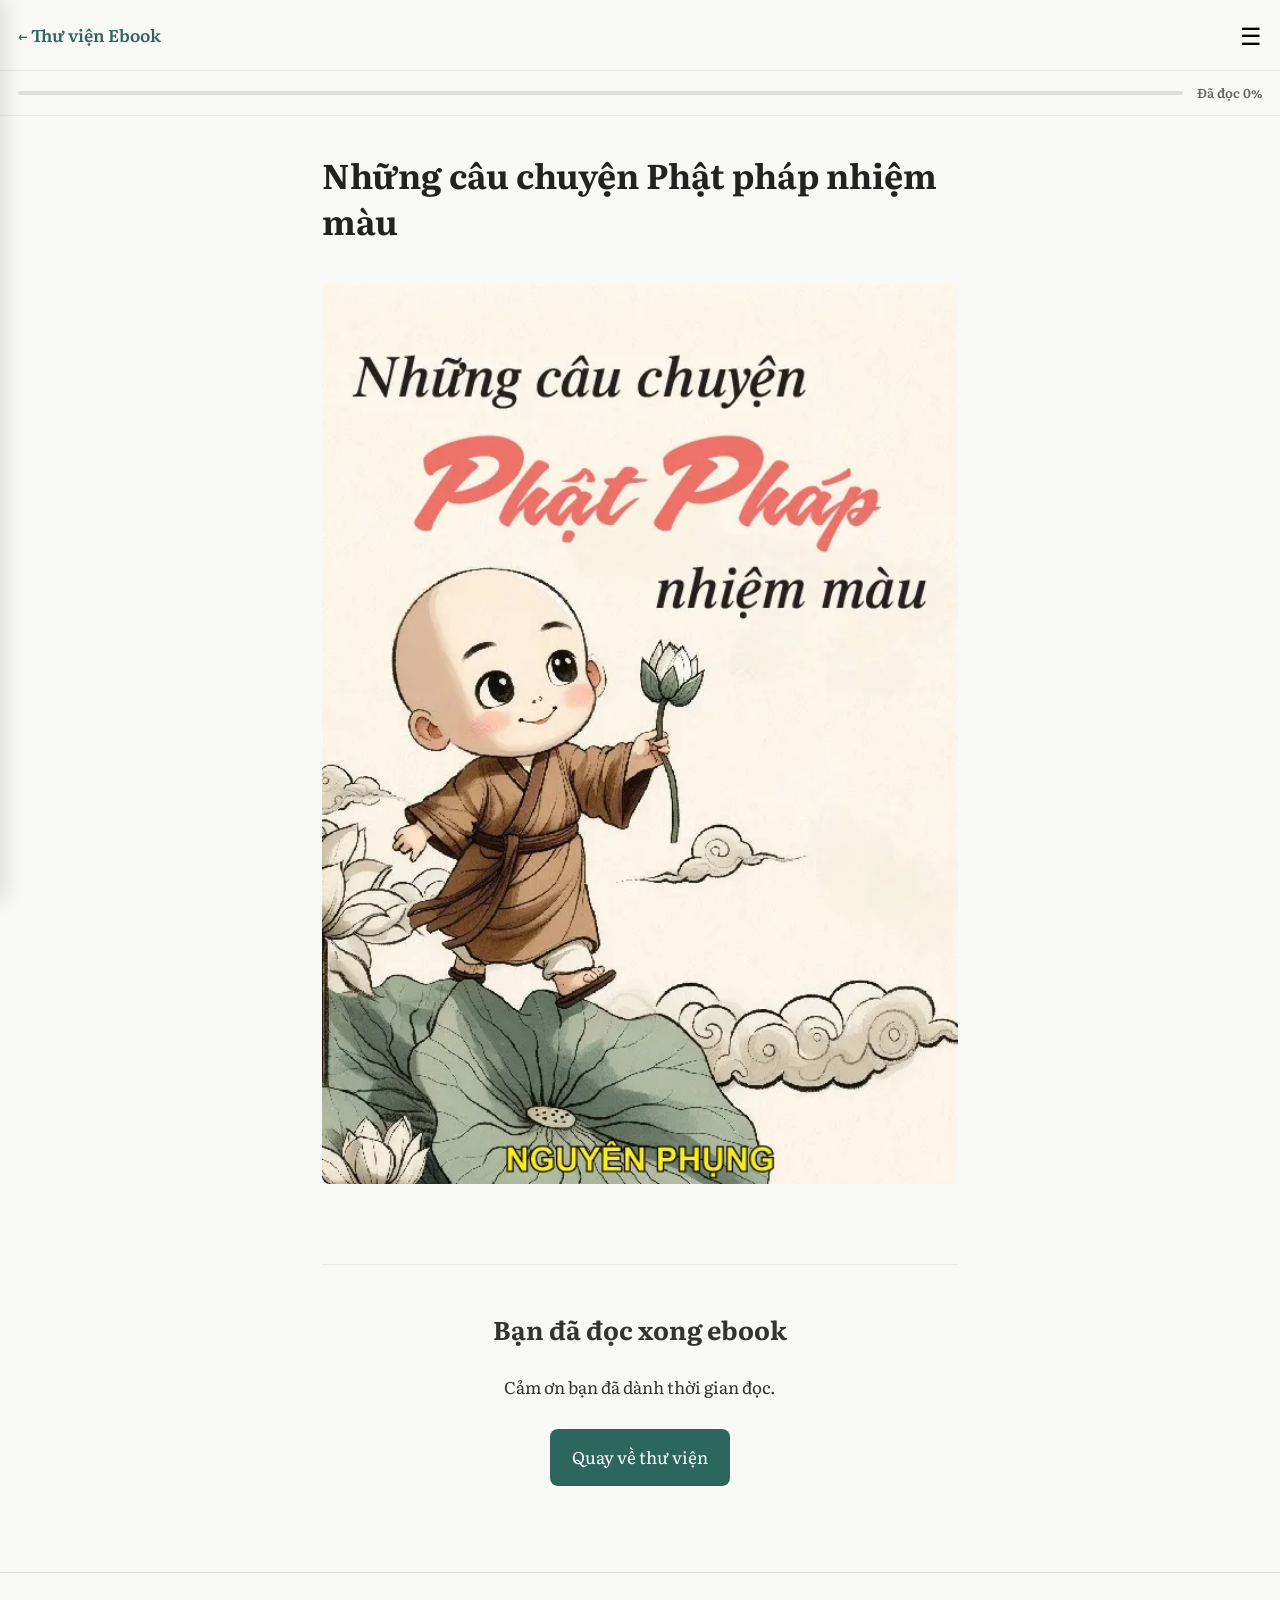
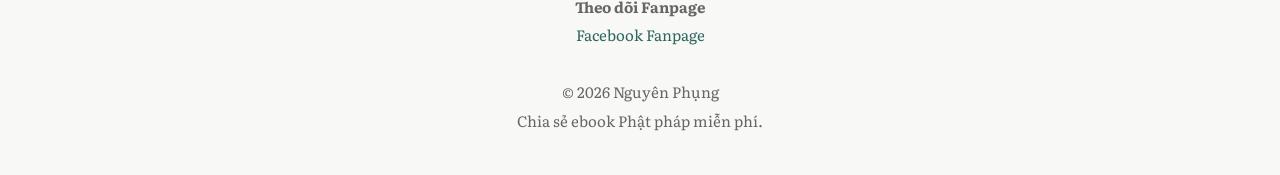
<file: books/template.html>
<!DOCTYPE html>
<html lang="vi">

<head>

    <meta charset="UTF-8">

    <meta name="viewport" content="width=device-width, initial-scale=1.0">

    <title>Những câu chuyện Phật pháp nhiệm màu</title>
<meta name="theme-color" content="#348C90">

<meta name="apple-mobile-web-app-capable" content="yes">
<meta name="apple-mobile-web-app-title" content="Phật Pháp">
<meta name="apple-mobile-web-app-status-bar-style" content="default">
	
	<link rel="icon" type="image/png" href="/favicon/favicon-96x96.png" sizes="96x96">
<link rel="icon" type="image/svg+xml" href="/favicon/favicon.svg">
<link rel="shortcut icon" href="/favicon/favicon.ico">
<link rel="apple-touch-icon" sizes="180x180" href="/favicon/apple-touch-icon.png">
<link rel="manifest" href="/manifest.json">

    <link rel="stylesheet" href="../css/reader.css">

 
</head>

<body data-book="cau-chuyen">

<!-- ==================================================
     OVERLAY
================================================== -->

<div id="overlay" class="overlay"></div>

<!-- ==================================================
     DRAWER MENU
================================================== -->

<aside id="drawer" class="drawer">

    <div class="drawer-header">

        <h2>📚 Mục lục</h2>


    </div>

    <nav id="tocList">

        <!-- JS tự sinh mục lục -->

    </nav>

    <hr>

    <h3>Cỡ chữ</h3>

    <button id="fontDown">A− Thu nhỏ</button>

    <button id="fontUp">A+ Phóng to</button>

    <hr>

    <a href="/">
        ← Quay về thư viện
    </a>

</aside>

<!-- ==================================================
     TOP BAR
================================================== -->

<header class="topbar">

    <a href="/">← Thư viện Ebook</a>

    <button id="menuButton">☰</button>

</header>

<!-- ==================================================
     FLOATING PROGRESS
================================================== -->

<div id="floatingProgress" class="floating-progress">

    <div class="progress-track">

        <div id="progressBar" class="progress-bar"></div>

    </div>

    <div class="progress-text">

        Đã đọc <span id="readingPercent">0%</span>

    </div>

</div>

<!-- ==================================================
     KHUNG ĐỌC
================================================== -->

<main class="reader">

    <h1>Những câu chuyện Phật pháp nhiệm màu</h1>
	
	<figure class="book-cover">

    <img
        src="../images/covers/nhung-cau-chuyen-phat-phap-nhiem-mau.webp"
        alt="Bìa sách Những câu chuyện Phật pháp nhiệm màu">

</figure>

    <!-- ==================================================
         NỘI DUNG
    ================================================== -->

    <article id="articleContent">



    </article>

    <!-- ==================================================
         KẾT THÚC
    ================================================== -->

    <div class="end-book">

        <h2>Bạn đã đọc xong ebook</h2>

        <p>

            Cảm ơn bạn đã dành thời gian đọc.

        </p>

        <a href="/">

            Quay về thư viện

        </a>

    </div>

</main>

<script src="../js/reader.js"></script>

</body>
<footer>

    <hr>

    <p><strong>Theo dõi Fanpage</strong></p>

    <p>
        <a href="#">
            Facebook Fanpage
        </a>
    </p>

    <br>

    <p>
        © 2026 Nguyên Phụng
    </p>

    <p>
        Chia sẻ ebook Phật pháp miễn phí.
    </p>
</footer>
</html>
</file>
<file: css/style.css>
/* CSS generated */
@font-face{
    font-family:"Literata";
    src:url("../fonts/Literata-VariableFont_opsz,wght.woff2") format("woff2");
    font-weight:300 900;
    font-style:normal;
    font-display:swap;
}

*{margin:0;padding:0;box-sizing:border-box}
html{scroll-behavior:smooth}
body{font-family:"Literata",Georgia,serif;background:#f8f8f6;color:#333;font-size:17px;line-height:1.7}
header,main,footer{width:100%;max-width:600px;margin:auto;padding:20px}
header{text-align:center;padding:35px 20px}
header h1{font-size:32px;margin-bottom:15px;color:#2d665d}
header p{font-size:17px;color:#666}
section{margin-bottom:40px}
section h2{font-size:22px;margin-bottom:18px;color:#2d665d}
.book{display:flex;align-items:stretch;gap:18px;background:#fff;border-radius:16px;padding:16px;margin-bottom:22px;box-shadow:0 2px 10px rgba(0,0,0,.05)}
.book-left{width:120px;flex-shrink:0;display:flex;flex-direction:column}
.book-left img{width:100%;aspect-ratio:1/1.414;object-fit:cover;border-radius:8px;display:block}
.progress-wrap{display:flex;align-items:center;gap:8px;margin:12px 0}
.progress{flex:1;height:8px;background:#e6e6e6;border-radius:99px;overflow:hidden}
.progress-bar{width:0;height:100%;background:#3d8c73;transition:width .25s}
.progress-percent{width:36px;font-size:13px;text-align:right;color:#666;flex-shrink:0}
.book-left a{display:block;margin-top:auto;width:100%;padding:10px;text-align:center;text-decoration:none;background:#2d665d;color:#fff;border-radius:8px;font-size:14px}
.book-left a:hover{background:#224f49}
.book-right{flex:1;min-width:0}
.book-right h3{font-size:20px;line-height:1.4;margin-bottom:10px;color:#222}
.book-right p{font-size:17px;color:#555}
.info-section{background:#fff;border-radius:14px;padding:20px;box-shadow:0 2px 10px rgba(0,0,0,.05)}
footer{text-align:center;color:#666;font-size:15px;padding-bottom:40px}
footer hr{border:none;border-top:1px solid #ddd;margin-bottom:20px}
footer a{color:#2d665d;text-decoration:none}
footer a:hover{text-decoration:underline}
@media(max-width:420px){
    header,main,footer{padding:18px}
    .book{gap:14px}
    .book-left{width:105px}
    .book-right h3{font-size:20px}
}

/* mở đầu*/
.intro {
    max-width: 600px;
    margin: 18px auto 30px;
    padding: 0 18px;
    text-align: center;
    color: #555;
    line-height: 1.8;
}

.intro strong {
    color: #348C90;
}

.intro-tags {
    margin-top: 14px;
    display: flex;
    flex-wrap: wrap;
    justify-content: center;
    gap: 8px;
}

.intro-tags span {
    background: #eef7f7;
    color: #348C90;
    padding: 6px 12px;
    border-radius: 999px;
    font-size: 0.88rem;
    font-weight: 500;
}

/* share*/
.btn-share {
    display: inline-flex;
    align-items: center;
    justify-content: center;
    gap: 10px;

    padding: 10px 18px;

    background: #348C90;
    color: #fff;

    border: none;
    border-radius: 999px;

    font: inherit;
    font-size: 0.95rem;
    font-weight: 600;

    cursor: pointer;
    transition: .25s;
}

.btn-share:hover {
    background: #2d7b7e;
    transform: translateY(-1px);
}

.btn-share:active {
    transform: translateY(0);
}

.share-icon {
    width: 20px;
    height: 20px;
    flex-shrink: 0;
}

.share-button-wrapper {
    margin-top: 18px;
    display: flex;
    flex-direction: column;
    align-items: center;
    gap: 12px;
}


/* hướng dẫn cài đặt*/
.btn-secondary {
    display: inline-flex;
    align-items: center;
    justify-content: center;

    padding: 10px 18px;

    border: 1px solid #348C90;
    border-radius: 999px;

    background: transparent;
    color: #348C90;

    text-decoration: none;
    font-size: 0.95rem;
    font-weight: 600;

    transition: .2s;
}

.btn-secondary:hover {
    background: rgba(52, 140, 144, .08);
}
.install-button-wrapper {
    text-align: center;
    margin: 18px 0;
}
section ol {
    padding-left: 1.5rem;
    margin-top: 1rem;
}

section li {
    margin-bottom: 0.75rem;
}

/* Nút quay về thư viện */
.btn-back {
    display: inline-block;
    padding: 12px 22px;
    border-radius: 8px;
    background: #2d665d;
    color: #fff;
    text-decoration: none;
    font-weight: 600;
    transition: background .2s;
}

.btn-back:hover {
    background: #224f49;
    text-decoration: none;
}

/* =========================
   POPUP HƯỚNG DẪN
========================= */

.popup-overlay{

    position:fixed;
    inset:0;

    display:flex;
    justify-content:center;
    align-items:center;

    padding:20px;

    background:rgba(0,0,0,.45);

    opacity:0;
    visibility:hidden;

    transition:.25s;

    z-index:2000;

}

.popup-overlay.show{

    opacity:1;
    visibility:visible;

}

.popup{

    position:relative;

    width:100%;
    max-width:420px;

    background:#fff;

    border-radius:16px;

    padding:26px 22px;

    box-shadow:0 12px 32px rgba(0,0,0,.18);

    animation: popupIn .25s ease both;

}

.popup h2{

    margin-bottom:18px;

    text-align:center;

    color:#2d665d;

}

.popup-close{

    position:absolute;

    top:12px;
    right:12px;

    width:36px;
    height:36px;

    border:none;
    border-radius:50%;

    background:#f2f2f2;

    font-size:18px;

    cursor:pointer;

}

.popup-close:hover{

    background:#e6e6e6;

}

#guideContent{

    color:#555;
    line-height:1.8;

}

#guideContent ol{

    padding-left:22px;

}

#guideContent li{

    margin-bottom:12px;

}

@keyframes popupIn{

    from{

        opacity:0;
        transform:translateY(16px);

    }

    to{

        opacity:1;
        transform:translateY(0);

    }

}

.install-button{

    display:inline-flex;
    justify-content:center;
    align-items:center;

    min-width:220px;

    padding:14px 26px;

    border:none;
    border-radius:12px;

    background:#2d665d;
    color:#fff;

    font-size:16px;
    font-weight:600;

    cursor:pointer;

    transition:.2s;

}
</file>
<file: css/reader.css>
/* ==================================================
   OVERLAY
================================================== */
@font-face {
    font-family: "Literata";
    src: url("../fonts/Literata-VariableFont_opsz,wght.woff2") format("woff2");
    font-weight: 300 900;
    font-style: normal;
    font-display: swap;
}

.overlay {
    position: fixed;
    inset: 0;
    background: rgba(0, 0, 0, .35);
    opacity: 0;
    visibility: hidden;
    transition: .25s;
    z-index: 998;
}

.overlay.show {
    opacity: 1;
    visibility: visible;
}

* {
    margin: 0;
    padding: 0;
    box-sizing: border-box;
}

html {
    scroll-behavior: smooth;
    overflow-y: scroll;
    -webkit-text-size-adjust: 100%;
}

body {
    font-family: "Literata", serif;
    background: #f8f8f6;
    color: #333;
    font-size: 17px;
    line-height: 1.9;
}

img {
    max-width: 100%;
    display: block;
}

button {
    font: inherit;
}

/* ==================================================
   DRAWER MENU
================================================== */
.drawer {
    position: fixed;
    top: 0;
    left: 0;
    transform: translateX(-100%);
    width: 280px;
    height: 100dvh;
    background: #fff;
    overflow-y: auto;
    -webkit-overflow-scrolling: touch;
    transition: transform .3s;
    box-shadow: 4px 0 20px rgba(0, 0, 0, .12);
    z-index: 1000;
    padding: 24px;
}

.drawer.open {
    transform: translateX(0);
}

.drawer-header {
    display: flex;
    align-items: center;
    margin-bottom: 20px;
}

.drawer h3 {
    font-size: 15px;
    color: #666;
    margin: 24px 0 12px;
}

.drawer hr {
    border: none;
    border-top: 1px solid #eee;
    margin: 18px 0;
}

.drawer nav {
    display: flex;
    flex-direction: column;
    gap: 8px;
}

.drawer nav a {
    text-decoration: none;
    color: #333;
    padding: 8px 10px;
    border-radius: 8px;
    transition: background .2s, color .2s;
}

.drawer nav a:hover {
    background: #eef6f3;
}

.drawer nav a.active {
    background: #3d8c73;
    color: #fff;
}

.drawer button {
    width: 100%;
    padding: 10px 12px;
    margin-bottom: 8px;
    border: none;
    border-radius: 8px;
    background: #f4f4f4;
    cursor: pointer;
    font-size: 15px;
}

.drawer button:hover {
    background: #e9e9e9;
}

/* ==================================================
   TOUCH OPTIMIZATION
================================================== */
#menuButton,
#fontDown,
#fontUp {
    touch-action: manipulation;
    user-select: none;
    -webkit-user-select: none;
    -webkit-tap-highlight-color: transparent;
}

/* ==================================================
   TOP BAR
================================================== */
.topbar {
    position: sticky;
    top: 0;
    left: 0;
    right: 0;
    display: flex;
    justify-content: space-between;
    align-items: center;
    padding: 12px 18px;
    background: rgba(248, 248, 246, .92);
    backdrop-filter: blur(10px);
    border-bottom: 1px solid #e9e9e9;
    z-index: 900;
}

.topbar a {
    color: #2d665d;
    text-decoration: none;
    font-weight: 600;
}

.topbar button {
    background: none;
    border: none;
    font-size: 24px;
    cursor: pointer;
}

/* ==================================================
   KHUNG ĐỌC
================================================== */
.reader {
    width: min(100%, 680px);
    margin: auto;
    padding: 36px 22px 80px;
    transition: font-size .2s;
}

.reader h1 {
    font-size: 34px;
    line-height: 1.35;
    margin-bottom: 28px;
    color: #222;
}

/* ==================================================
   FLOATING PROGRESS
================================================== */
.floating-progress {
    position: sticky;
    top: 57px;
    display: flex;
    align-items: center;
    gap: 14px;
    padding: 10px 18px;
    background: rgba(248, 248, 246, .95);
    backdrop-filter: blur(10px);
    border-bottom: 1px solid #ececec;
    z-index: 890;

    /* Trạng thái ẩn */
    opacity: 0;
    visibility: hidden;
    transform: translateY(-100%);
    transition: transform .35s cubic-bezier(.4, 0, .2, 1), opacity .25s ease, visibility .35s;
}

.floating-progress.show {
    opacity: 1;
    visibility: visible;
    transform: translateY(0);
}

.progress-track {
    flex: 1;
    height: 4px;
    background: #ddd;
    border-radius: 99px;
    overflow: hidden;
}

.progress-bar {
    width: 0;
    height: 100%;
    background: #3d8c73;
    transition: width .15s linear;
}

.progress-text {
    white-space: nowrap;
    font-size: 13px;
    color: #666;
    font-weight: 600;
}

/* ==================================================
   NỘI DUNG
================================================== */
section {
    margin-bottom: 70px;
    scroll-margin-top: 80px;
}

section h2 {
    font-size: 26px;
    line-height: 1.5;
    color: #222;
    margin-bottom: 28px;
    padding-bottom: 18px;
    border-bottom: 1px solid #ececec;
}

section p {
    margin-bottom: 30px;
}

blockquote {
    margin: 40px 0;
    padding: 20px 24px;
    border-left: 4px solid #3d8c73;
    background: #f2f6f4;
    font-style: italic;
}

figure {
    margin: 40px 0;
}

figure img {
    width: 100%;
    border-radius: 8px;
    display: block;
}

figcaption {
    margin-top: 12px;
    text-align: center;
    font-size: 14px;
    color: #888;
}

a {
    color: #2d665d;
}

/* ==================================================
   KẾT THÚC SÁCH
================================================== */
.end-book {
    text-align: center;
    margin-top: 80px;
    padding-top: 40px;
    border-top: 1px solid #ececec;
}

.end-book h2 {
    border: none;
    margin-bottom: 18px;
}

.end-book p {
    margin-bottom: 20px;
}

.end-book a {
    display: inline-block;
    padding: 12px 22px;
    margin: 6px;
    border-radius: 8px;
    background: #2d665d;
    color: white;
    text-decoration: none;
}

/* ==================================================
   FOOTER
================================================== */
footer {
    text-align: center;
    color: #666;
    font-size: 15px;
    padding-bottom: 40px;
}

footer hr {
    border: none;
    border-top: 1px solid #ddd;
    margin-bottom: 20px;
}

footer a {
    color: #2d665d;
    text-decoration: none;
}

footer a:hover {
    text-decoration: underline;
}

/* ==================================================
   STUDY BLOCK
================================================== */
.study-block {
    margin: 40px 0;
    padding: 20px;
    border: 1px solid #e6e6e6;
    border-radius: 12px;
    background: #fcfcfb;
}

.study-mode-button {
    position: fixed;
    right: 20px;
    bottom: 80px;
    z-index: 950;
    padding: 12px 18px;
    border: none;
    border-radius: 99px;
    background: #2d665d;
    color: white;
    cursor: pointer;

    opacity: 0;
    visibility: hidden;
    transition: opacity .25s ease;

    /* Tối ưu cảm ứng cho nút */
    touch-action: manipulation;
    user-select: none;
    -webkit-user-select: none;
    -webkit-tap-highlight-color: transparent;
}

.study-mode-button.show {
    opacity: 1;
    visibility: visible;
}

.study-text {
    display: block;
}

.study-table {
    display: none;
    overflow-x: auto;
}

.study-table table {
    width: 100%;
    border-collapse: collapse;
    background: #fff;
}

.study-mode .study-text {
    display: none;
}

.study-mode .study-table {
    display: block;
}

.study-table th,
.study-table td {
    padding: 12px 14px;
    border: 1px solid #ddd;
    vertical-align: middle;
    text-align: left;
}

.study-table th {
    background: #f2f6f4;
    font-weight: 600;
}

.study-note {
    margin-top: 16px;
    color: #777;
    font-size: .95em;
    font-style: italic;
}

.study-repeat {
    font-weight: 600;
    background: #f7faf9;
    white-space: nowrap;
}

.study-muted {
    color: #888;
    font-style: italic;
}

/* ==================================================
   RESPONSIVE / MOBILE
================================================== */
@media (max-width: 768px) {
    body {
        font-size: 16.5px;
    }

    .reader {
        padding: 28px 18px 60px;
    }

    .reader h1 {
        font-size: 30px;
    }

    section h2 {
        font-size: 24px;
    }
}

@media (max-width: 420px) {
    .reader {
        padding: 24px 16px 50px;
    }

    .reader h1 {
        font-size: 26px;
    }

    section h2 {
        font-size: 22px;
    }

    .topbar {
        padding: 10px 16px;
    }

    .floating-progress {
        top: 53px;
        padding: 8px 16px;
        gap: 10px;
    }

    .progress-text {
        font-size: 12px;
    }

    .study-block {
        padding: 16px;
    }

    .study-table th,
    .study-table td {
        padding: 10px;
    }
}
</file>
